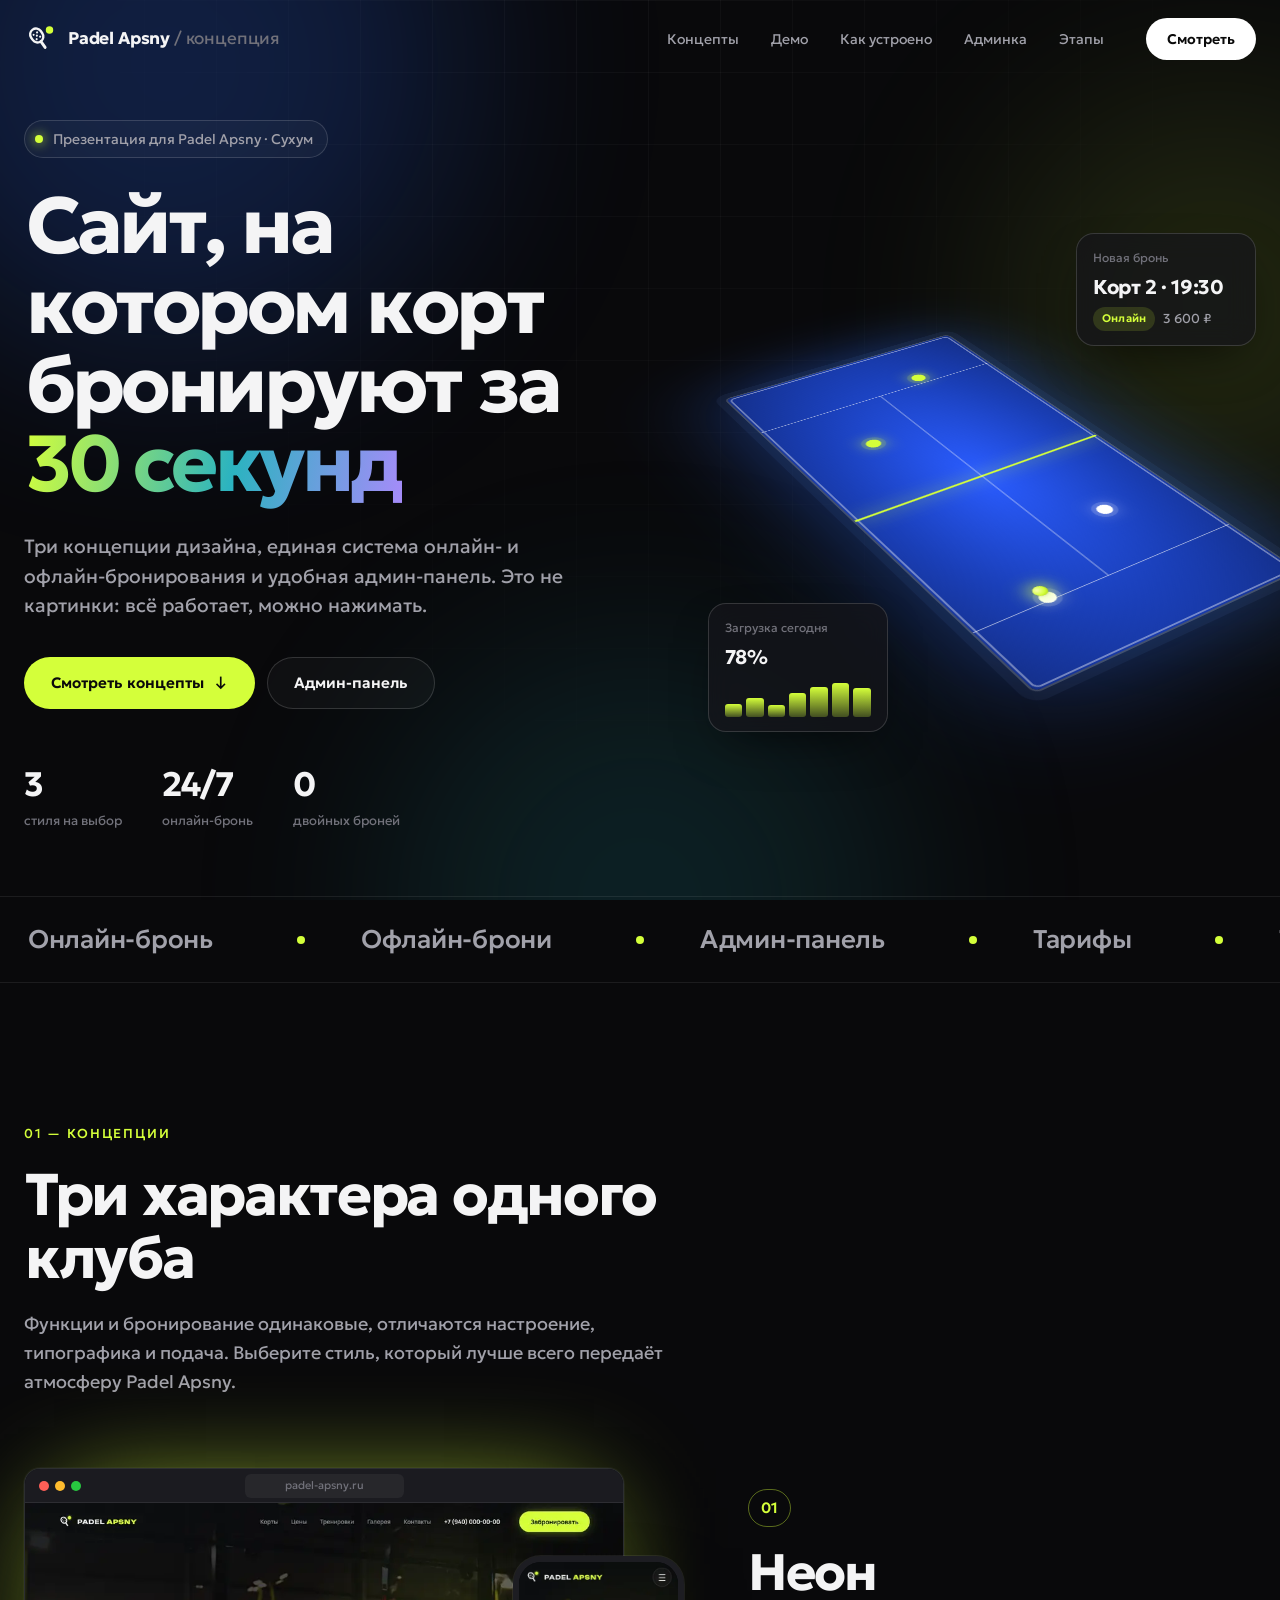
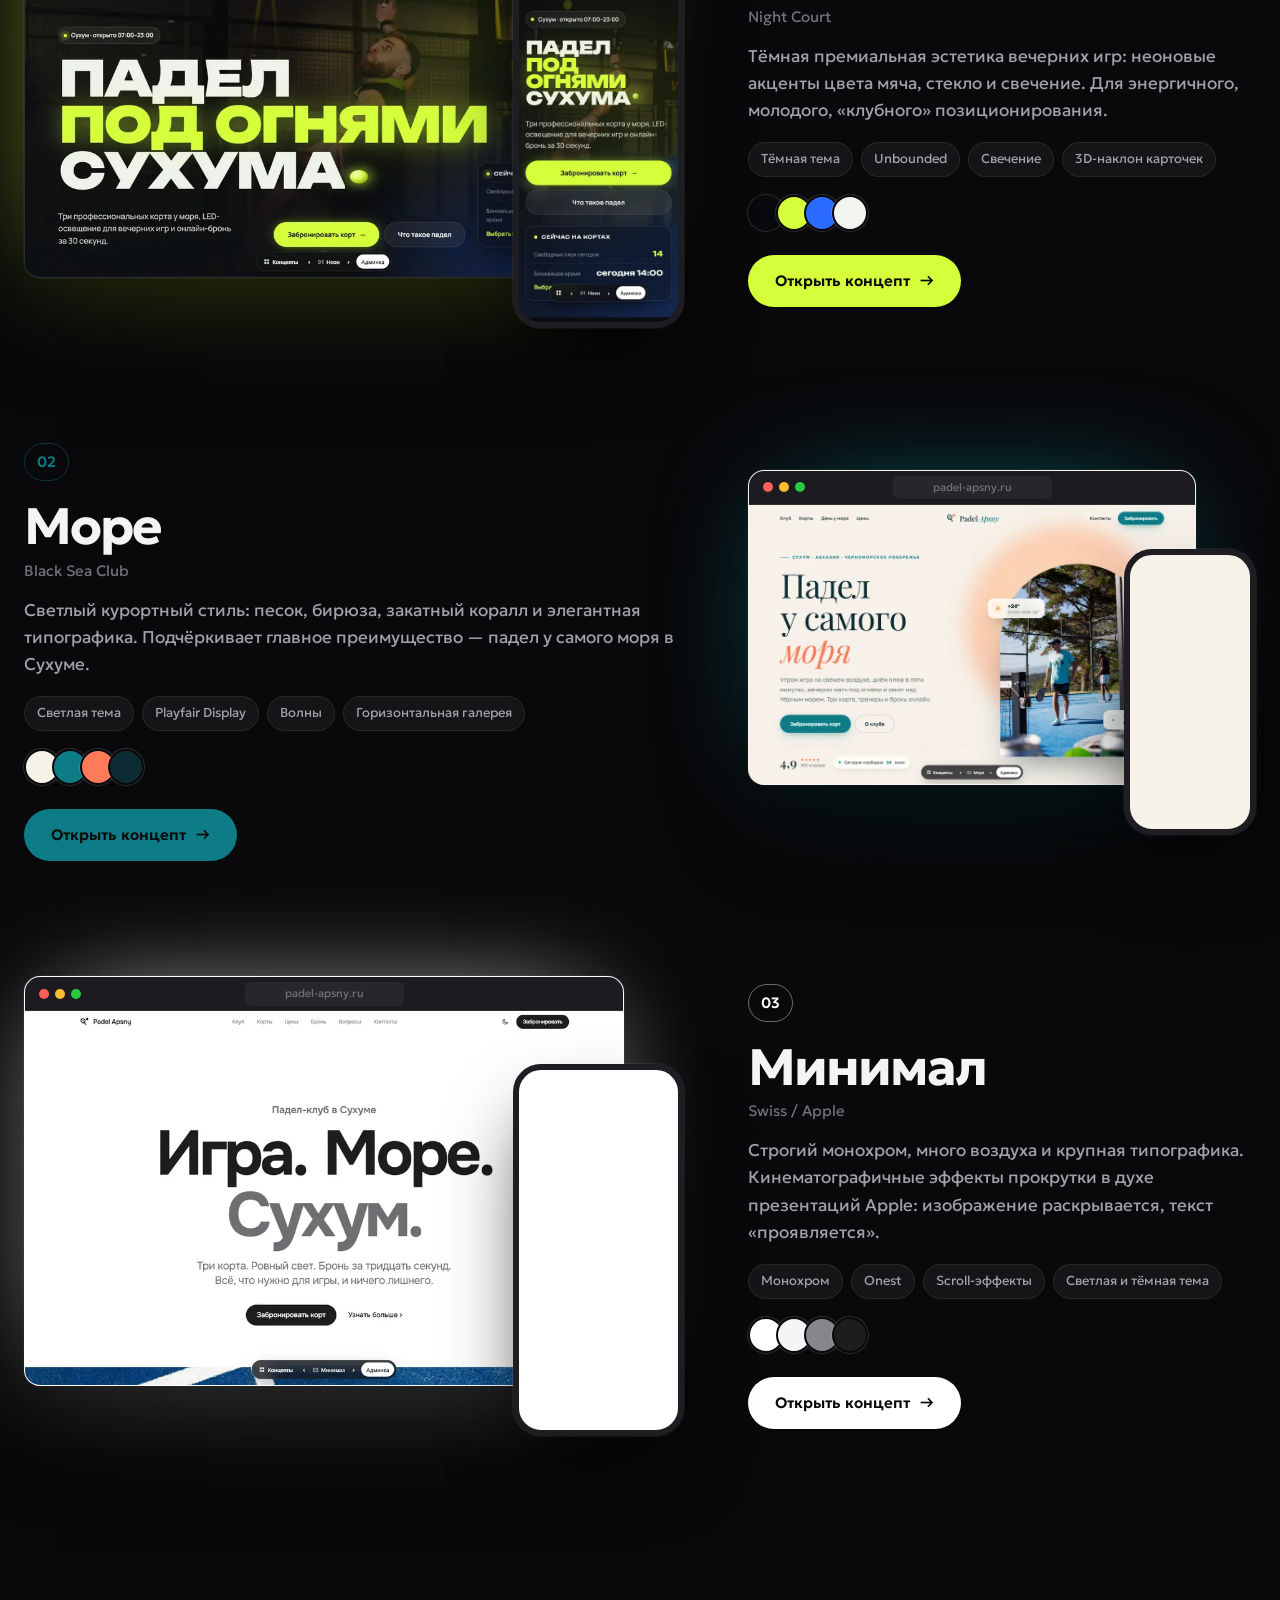
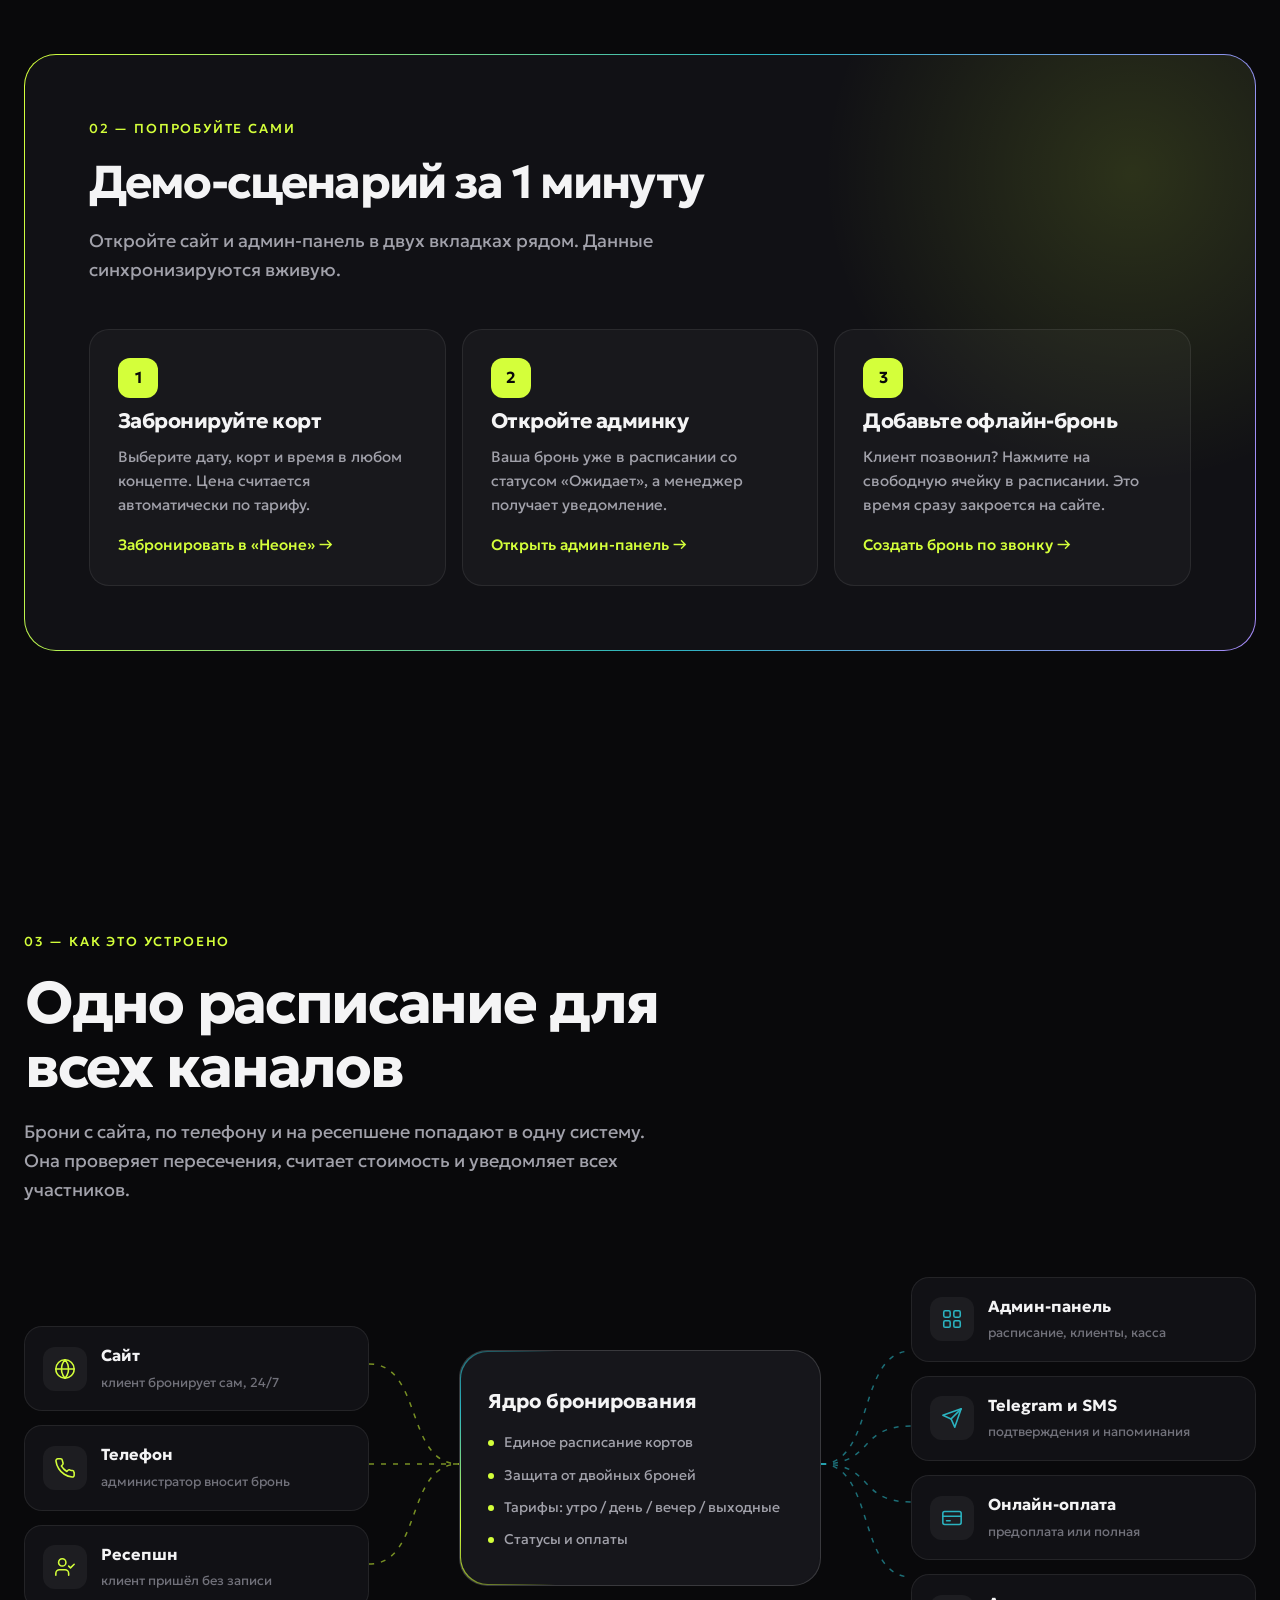
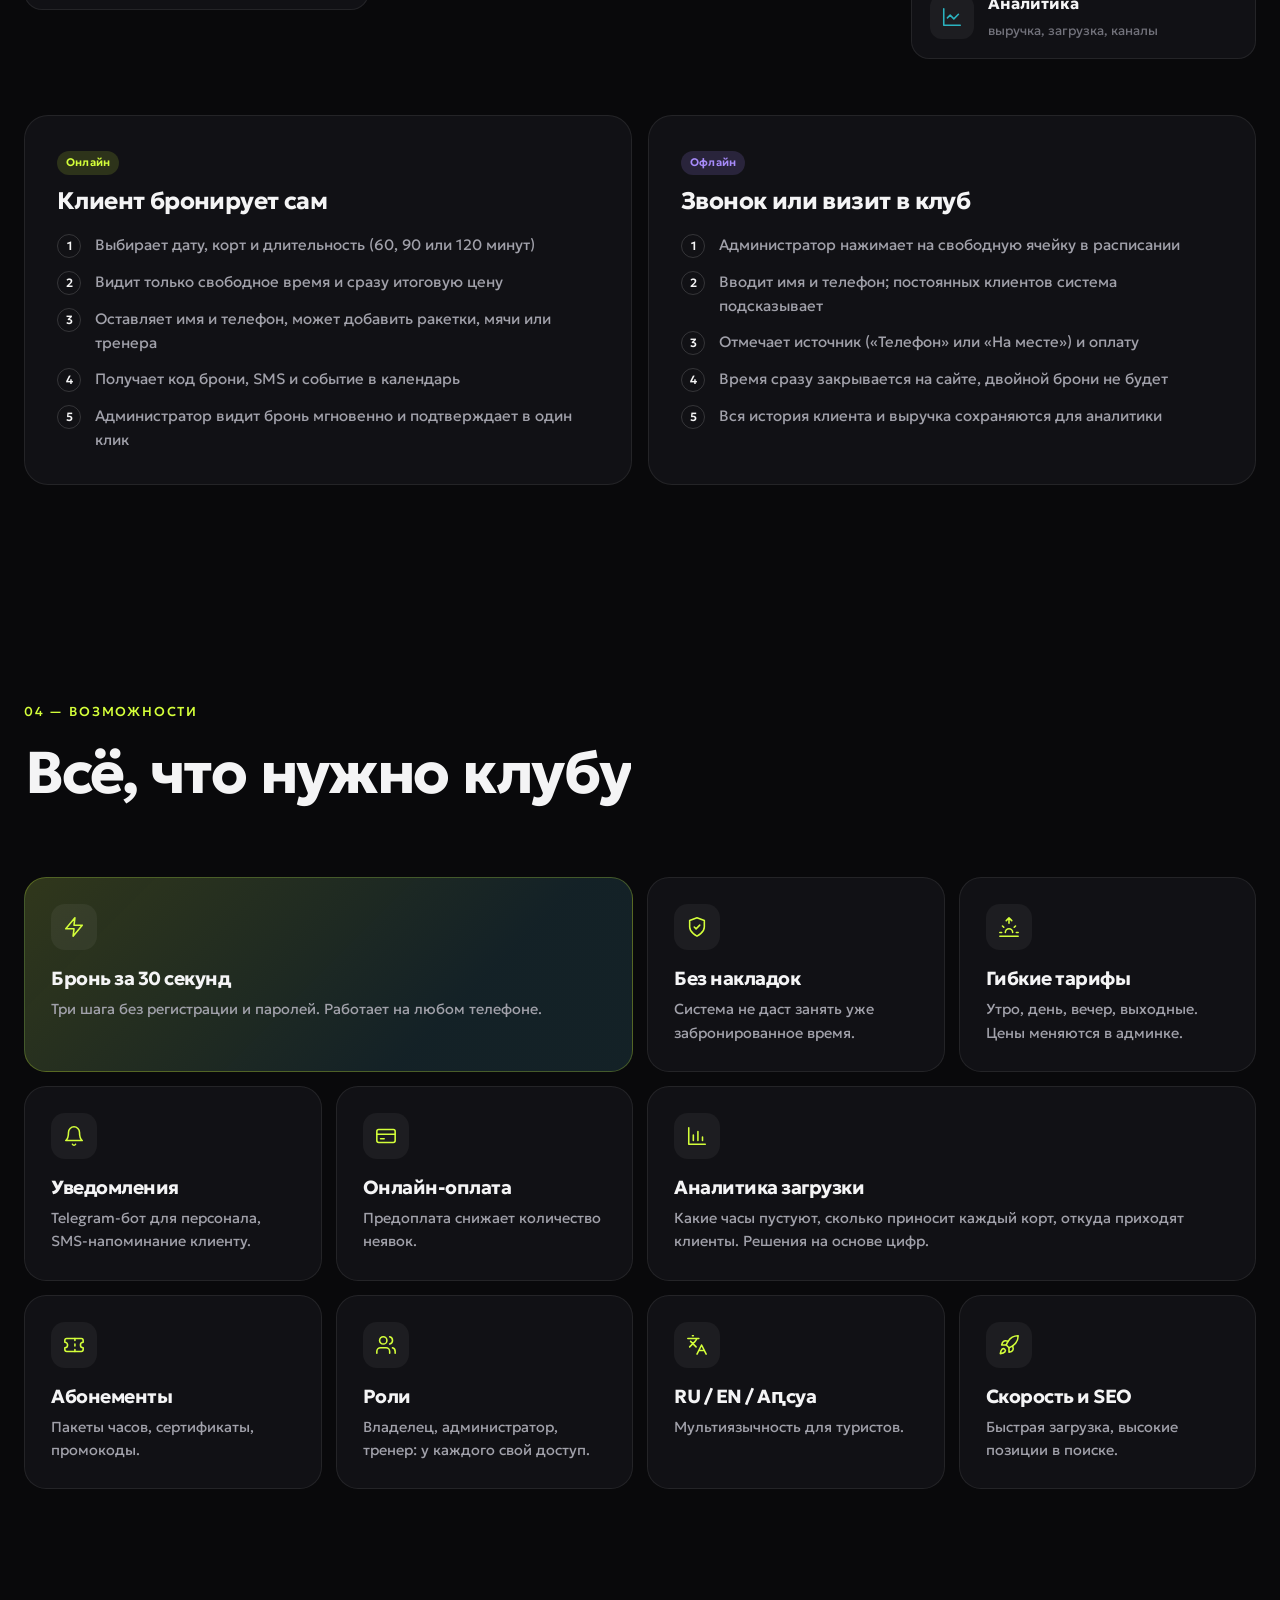
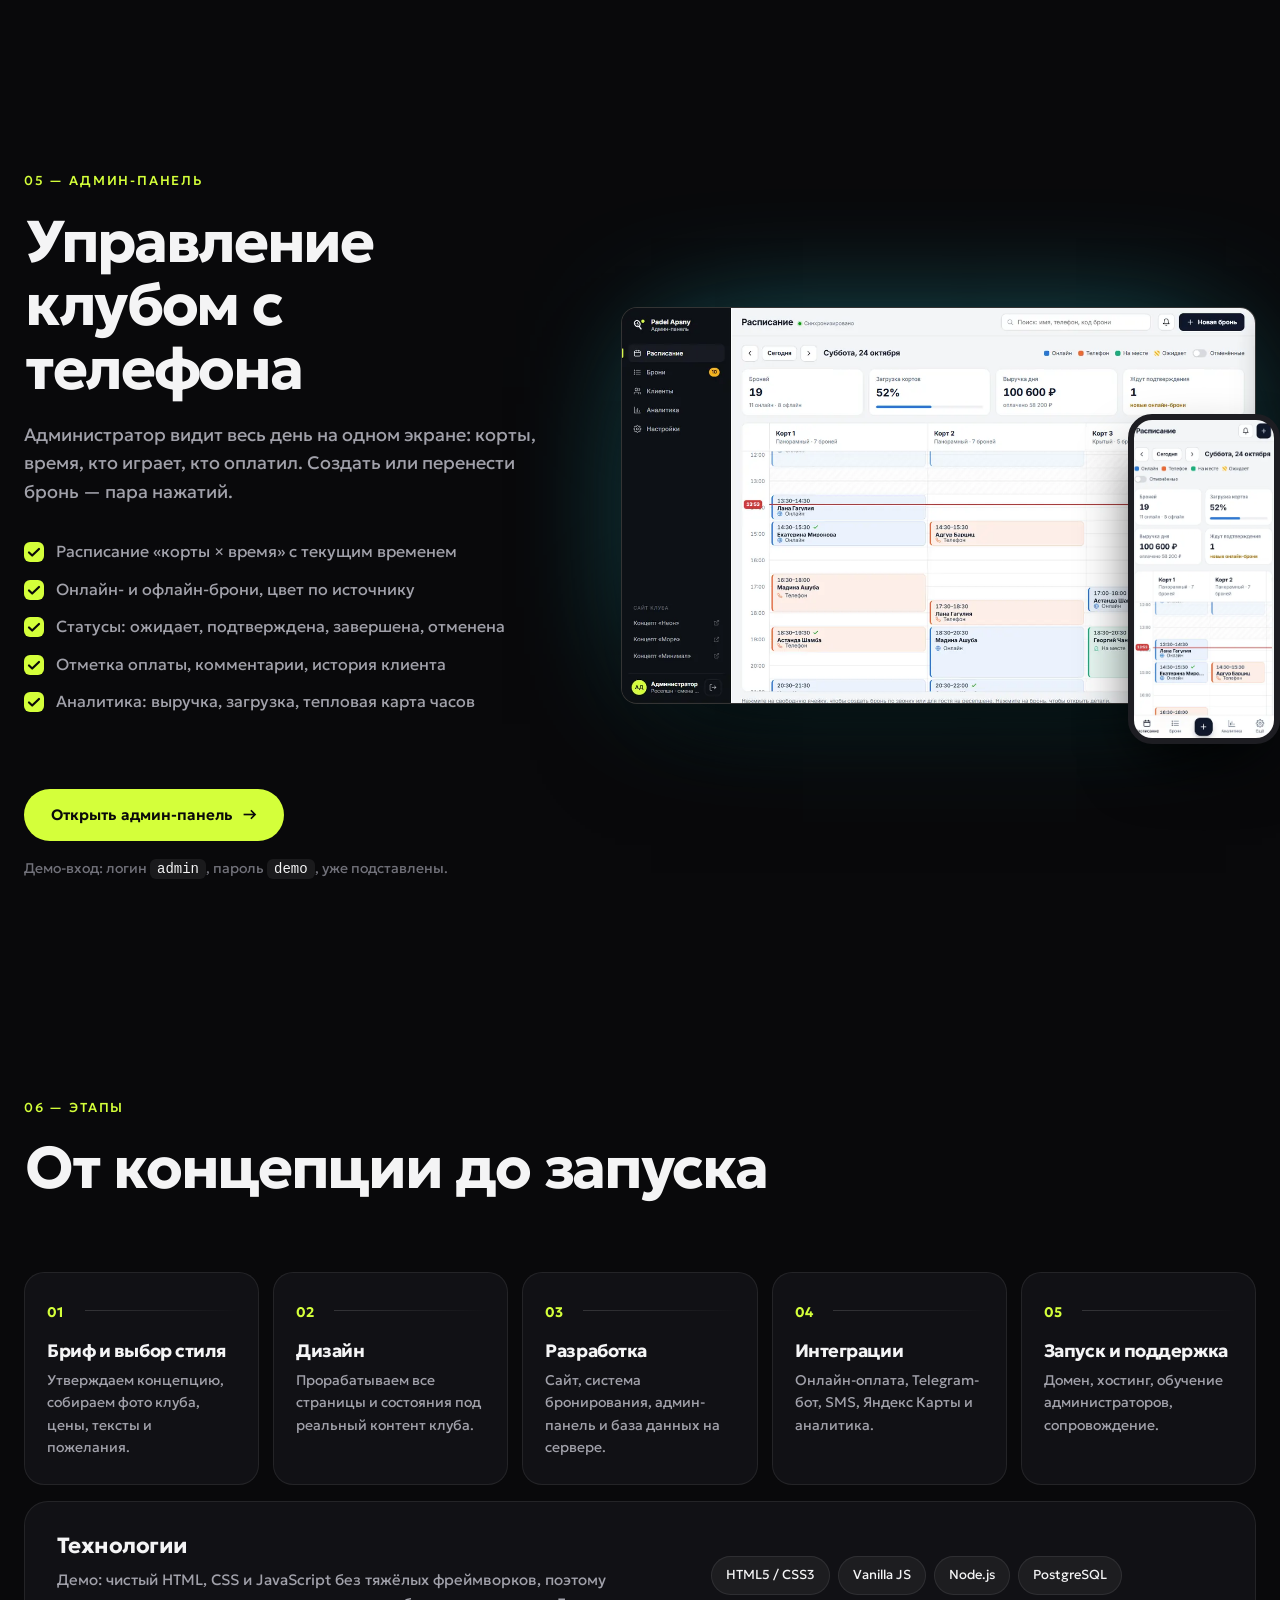
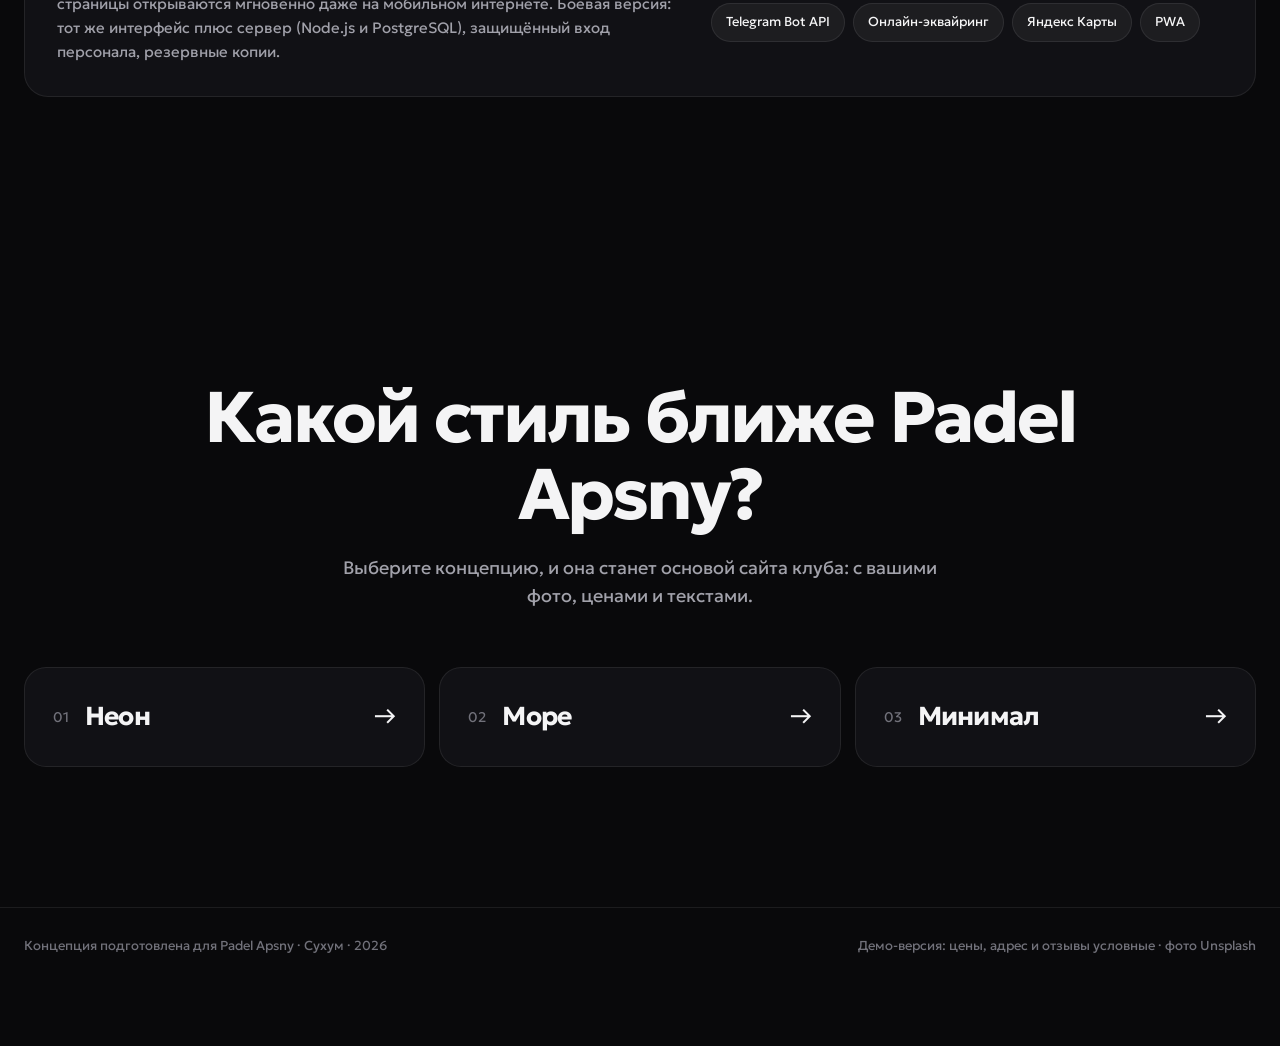
<file: index.html>
<!doctype html>
<html lang="ru">
<head>
  <meta charset="utf-8">
  <meta name="viewport" content="width=device-width, initial-scale=1, viewport-fit=cover">
  <title>Padel Apsny — концепции сайта и система бронирования</title>
  <meta name="description" content="Презентация для Padel Apsny (Сухум): три концепции дизайна сайта, онлайн- и офлайн-бронирование кортов и админ-панель.">
  <meta name="theme-color" content="#09090b">
  <meta property="og:title" content="Padel Apsny — концепции сайта">
  <meta property="og:description" content="3 дизайна, онлайн-бронирование и админ-панель. Можно потрогать.">
  <meta property="og:image" content="https://tapych.github.io/primer/assets/previews/og.jpg">
  <link rel="icon" href="assets/img/favicon.svg" type="image/svg+xml">
  <link rel="preconnect" href="https://fonts.googleapis.com">
  <link rel="preconnect" href="https://fonts.gstatic.com" crossorigin>
  <link rel="preconnect" href="https://images.unsplash.com">
  <link href="https://fonts.googleapis.com/css2?family=Geologica:wght@300;400;500;600;700;800&display=swap" rel="stylesheet">
  <link rel="stylesheet" href="assets/shared/motion.css">
  <link rel="stylesheet" href="assets/hub.css">
</head>
<body>
  <div class="progress" data-progress></div>
  <div class="mesh" aria-hidden="true"><i></i><i></i><i></i></div>

  <header class="nav" data-header>
    <a class="brand" href="#top" aria-label="Padel Apsny — в начало">
      <svg class="logo-mark" viewBox="0 0 64 64" aria-hidden="true"><g transform="rotate(-35 30 34)" fill="none" stroke="currentColor" stroke-linecap="round"><rect x="19" y="10" width="22" height="27" rx="11" stroke-width="4.5"/><path d="M30 37v14" stroke-width="5.5"/></g><g transform="rotate(-35 30 34)" fill="currentColor"><circle cx="26" cy="19" r="2"/><circle cx="34" cy="19" r="2"/><circle cx="30" cy="24" r="2"/><circle cx="26" cy="29" r="2"/><circle cx="34" cy="29" r="2"/></g><circle class="logo-ball" cx="48" cy="15" r="7"/></svg>
      <span>Padel Apsny <em>/ концепция</em></span>
    </a>
    <nav class="nav-links" data-menu aria-label="Разделы">
      <a href="#concepts">Концепты</a>
      <a href="#try">Демо</a>
      <a href="#how">Как устроено</a>
      <a href="#admin">Админка</a>
      <a href="#stages">Этапы</a>
    </nav>
    <a class="btn btn--light nav-cta" href="#concepts">Смотреть</a>
    <button class="burger" type="button" data-menu-toggle aria-label="Меню" aria-expanded="false"><i></i><i></i></button>
  </header>

  <main id="top">
    <!-- HERO -->
    <section class="hero">
      <div class="wrap hero-grid">
        <div class="hero-copy">
          <p class="eyebrow" data-reveal="fade"><span class="dot"></span>Презентация для Padel Apsny · Сухум</p>
          <h1 data-split>Сайт, на котором корт бронируют за&nbsp;<span class="grad" data-split-whole>30&nbsp;секунд</span></h1>
          <p class="lead" data-reveal data-delay="350">Три концепции дизайна, единая система онлайн- и офлайн-бронирования и удобная админ-панель. Это не картинки: всё работает, можно нажимать.</p>
          <div class="hero-actions" data-reveal data-delay="500">
            <a class="btn btn--accent" href="#concepts" data-magnetic>Смотреть концепты <span aria-hidden="true">↓</span></a>
            <a class="btn btn--ghost" href="admin/">Админ-панель</a>
          </div>
          <ul class="hero-points" data-stagger="90">
            <li><b>3</b><span>стиля на выбор</span></li>
            <li><b>24/7</b><span>онлайн-бронь</span></li>
            <li><b>0</b><span>двойных броней</span></li>
          </ul>
        </div>

        <div class="court-stage" aria-hidden="true" data-reveal="scale" data-delay="200">
          <div class="court-3d">
            <svg class="court-lines" viewBox="0 0 100 200" preserveAspectRatio="none">
              <rect x="1" y="1" width="98" height="198" rx="2"/>
              <line x1="0" y1="100" x2="100" y2="100" class="net"/>
              <line x1="0" y1="30.5" x2="100" y2="30.5"/>
              <line x1="0" y1="169.5" x2="100" y2="169.5"/>
              <line x1="50" y1="30.5" x2="50" y2="169.5"/>
            </svg>
            <span class="player p1"></span><span class="player p2"></span>
            <span class="player p3"></span><span class="player p4"></span>
            <span class="ball-shadow"></span>
            <span class="ball"><i></i></span>
          </div>
          <div class="float-card fc-1">
            <span class="fc-label">Новая бронь</span>
            <b>Корт 2 · 19:30</b>
            <span class="fc-meta"><i class="pill pill--online">Онлайн</i> 3 600 ₽</span>
          </div>
          <div class="float-card fc-2">
            <span class="fc-label">Загрузка сегодня</span>
            <b>78%</b>
            <span class="bars"><i style="--h:40%"></i><i style="--h:55%"></i><i style="--h:35%"></i><i style="--h:70%"></i><i style="--h:90%"></i><i style="--h:100%"></i><i style="--h:85%"></i></span>
          </div>
        </div>
      </div>
      <div class="ticker" data-marquee aria-hidden="true">
        <div><span>Онлайн-бронь</span><span>Офлайн-брони</span><span>Админ-панель</span><span>Тарифы</span><span>Telegram-уведомления</span><span>Аналитика</span><span>Адаптив</span><span>Онлайн-оплата</span></div>
      </div>
    </section>

    <!-- CONCEPTS -->
    <section class="section" id="concepts">
      <div class="wrap">
        <div class="sec-head">
          <p class="kicker" data-reveal>01 — Концепции</p>
          <h2 data-split="words">Три характера одного клуба</h2>
          <p class="sec-sub" data-reveal>Функции и бронирование одинаковые, отличаются настроение, типографика и подача. Выберите стиль, который лучше всего передаёт атмосферу Padel Apsny.</p>
        </div>

        <div class="concepts">
          <article class="concept" style="--c1:#d4ff3a;--c2:#2b6bff;--cbg:#07090c" data-reveal>
            <a class="concept-media" href="v1/" aria-label="Открыть концепт «Неон»">
              <div class="browser">
                <div class="browser-bar"><i></i><i></i><i></i><span>padel-apsny.ru</span></div>
                <div class="browser-view"><img src="assets/previews/v1.webp" alt="Концепт «Неон» — главная страница" loading="lazy" decoding="async"></div>
              </div>
              <div class="phone"><img src="assets/previews/v1-m.webp" alt="" loading="lazy" decoding="async"></div>
            </a>
            <div class="concept-info">
              <span class="concept-num">01</span>
              <h3>Неон <small>Night Court</small></h3>
              <p>Тёмная премиальная эстетика вечерних игр: неоновые акценты цвета мяча, стекло и свечение. Для энергичного, молодого, «клубного» позиционирования.</p>
              <ul class="tags"><li>Тёмная тема</li><li>Unbounded</li><li>Свечение</li><li>3D-наклон карточек</li></ul>
              <div class="swatches" aria-label="Палитра"><i style="background:#07090c"></i><i style="background:#d4ff3a"></i><i style="background:#2b6bff"></i><i style="background:#f2f5f0"></i></div>
              <a class="btn btn--accent" href="v1/" data-magnetic>Открыть концепт <span aria-hidden="true">→</span></a>
            </div>
          </article>

          <article class="concept concept--rev" style="--c1:#0e7c86;--c2:#ff7a59;--cbg:#f6f1e9" data-reveal>
            <a class="concept-media" href="v2/" aria-label="Открыть концепт «Море»">
              <div class="browser">
                <div class="browser-bar"><i></i><i></i><i></i><span>padel-apsny.ru</span></div>
                <div class="browser-view"><img src="assets/previews/v2.webp" alt="Концепт «Море» — главная страница" loading="lazy" decoding="async"></div>
              </div>
              <div class="phone"><img src="assets/previews/v2-m.webp" alt="" loading="lazy" decoding="async"></div>
            </a>
            <div class="concept-info">
              <span class="concept-num">02</span>
              <h3>Море <small>Black Sea Club</small></h3>
              <p>Светлый курортный стиль: песок, бирюза, закатный коралл и элегантная типографика. Подчёркивает главное преимущество — падел у самого моря в Сухуме.</p>
              <ul class="tags"><li>Светлая тема</li><li>Playfair Display</li><li>Волны</li><li>Горизонтальная галерея</li></ul>
              <div class="swatches" aria-label="Палитра"><i style="background:#f6f1e9"></i><i style="background:#0e7c86"></i><i style="background:#ff7a59"></i><i style="background:#0d2b33"></i></div>
              <a class="btn btn--accent" href="v2/" data-magnetic>Открыть концепт <span aria-hidden="true">→</span></a>
            </div>
          </article>

          <article class="concept" style="--c1:#ffffff;--c2:#8e8e93;--cbg:#ffffff" data-reveal>
            <a class="concept-media" href="v3/" aria-label="Открыть концепт «Минимал»">
              <div class="browser">
                <div class="browser-bar"><i></i><i></i><i></i><span>padel-apsny.ru</span></div>
                <div class="browser-view"><img src="assets/previews/v3.webp" alt="Концепт «Минимал» — главная страница" loading="lazy" decoding="async"></div>
              </div>
              <div class="phone"><img src="assets/previews/v3-m.webp" alt="" loading="lazy" decoding="async"></div>
            </a>
            <div class="concept-info">
              <span class="concept-num">03</span>
              <h3>Минимал <small>Swiss / Apple</small></h3>
              <p>Строгий монохром, много воздуха и крупная типографика. Кинематографичные эффекты прокрутки в духе презентаций Apple: изображение раскрывается, текст «проявляется».</p>
              <ul class="tags"><li>Монохром</li><li>Onest</li><li>Scroll-эффекты</li><li>Светлая и тёмная тема</li></ul>
              <div class="swatches" aria-label="Палитра"><i style="background:#ffffff"></i><i style="background:#f5f5f7"></i><i style="background:#86868b"></i><i style="background:#1d1d1f"></i></div>
              <a class="btn btn--accent" href="v3/" data-magnetic>Открыть концепт <span aria-hidden="true">→</span></a>
            </div>
          </article>
        </div>
      </div>
    </section>

    <!-- TRY -->
    <section class="section section--tight" id="try">
      <div class="wrap">
        <div class="try" data-reveal="scale">
          <div class="try-head">
            <p class="kicker">02 — Попробуйте сами</p>
            <h2>Демо-сценарий за 1 минуту</h2>
            <p class="sec-sub">Откройте сайт и админ-панель в двух вкладках рядом. Данные синхронизируются вживую.</p>
          </div>
          <ol class="steps" data-stagger="120">
            <li>
              <span class="step-n">1</span>
              <h3>Забронируйте корт</h3>
              <p>Выберите дату, корт и время в любом концепте. Цена считается автоматически по тарифу.</p>
              <a class="link" href="v1/#booking">Забронировать в «Неоне» →</a>
            </li>
            <li>
              <span class="step-n">2</span>
              <h3>Откройте админку</h3>
              <p>Ваша бронь уже в расписании со статусом «Ожидает», а менеджер получает уведомление.</p>
              <a class="link" href="admin/">Открыть админ-панель →</a>
            </li>
            <li>
              <span class="step-n">3</span>
              <h3>Добавьте офлайн-бронь</h3>
              <p>Клиент позвонил? Нажмите на свободную ячейку в расписании. Это время сразу закроется на сайте.</p>
              <a class="link" href="admin/#schedule">Создать бронь по звонку →</a>
            </li>
          </ol>
        </div>
      </div>
    </section>

    <!-- HOW -->
    <section class="section" id="how">
      <div class="wrap">
        <div class="sec-head">
          <p class="kicker" data-reveal>03 — Как это устроено</p>
          <h2 data-split="words">Одно расписание для всех каналов</h2>
          <p class="sec-sub" data-reveal>Брони с сайта, по телефону и на ресепшене попадают в одну систему. Она проверяет пересечения, считает стоимость и уведомляет всех участников.</p>
        </div>

        <div class="flow" data-inview>
          <div class="flow-col flow-col--in">
            <div class="node" data-reveal="left"><span class="node-ico"><svg class="i" viewBox="0 0 24 24" aria-hidden="true"><circle cx="12" cy="12" r="10"/><path d="M2 12h20M12 2a15 15 0 0 1 0 20M12 2a15 15 0 0 0 0 20"/></svg></span><div><b>Сайт</b><small>клиент бронирует сам, 24/7</small></div></div>
            <div class="node" data-reveal="left" data-delay="100"><span class="node-ico"><svg class="i" viewBox="0 0 24 24" aria-hidden="true"><path d="M22 16.9v3a2 2 0 0 1-2.2 2 19.8 19.8 0 0 1-8.6-3.1 19.5 19.5 0 0 1-6-6A19.8 19.8 0 0 1 2.1 4.2 2 2 0 0 1 4.1 2h3a2 2 0 0 1 2 1.7c.1.9.4 1.8.7 2.7a2 2 0 0 1-.5 2.1L8 9.8a16 16 0 0 0 6 6l1.3-1.3a2 2 0 0 1 2.1-.4c.9.3 1.8.6 2.7.7a2 2 0 0 1 1.7 2z"/></svg></span><div><b>Телефон</b><small>администратор вносит бронь</small></div></div>
            <div class="node" data-reveal="left" data-delay="200"><span class="node-ico"><svg class="i" viewBox="0 0 24 24" aria-hidden="true"><path d="M16 21v-2a4 4 0 0 0-4-4H6a4 4 0 0 0-4 4v2"/><circle cx="9" cy="7" r="4"/><path d="m16 11 2 2 4-4"/></svg></span><div><b>Ресепшн</b><small>клиент пришёл без записи</small></div></div>
          </div>
          <div class="flow-lines flow-lines--in" aria-hidden="true">
            <svg viewBox="0 0 100 300" preserveAspectRatio="none"><path d="M0 50 C 60 50, 40 150, 100 150"/><path d="M0 150 L 100 150"/><path d="M0 250 C 60 250, 40 150, 100 150"/></svg>
          </div>
          <div class="flow-core" data-reveal="scale" data-delay="250">
            <div class="core-ring"></div>
            <span class="core-label">Ядро бронирования</span>
            <ul>
              <li>Единое расписание кортов</li>
              <li>Защита от двойных броней</li>
              <li>Тарифы: утро / день / вечер / выходные</li>
              <li>Статусы и оплаты</li>
            </ul>
          </div>
          <div class="flow-lines flow-lines--out" aria-hidden="true">
            <svg viewBox="0 0 100 300" preserveAspectRatio="none"><path d="M0 150 C 60 150, 40 37, 100 37"/><path d="M0 150 C 60 150, 40 112, 100 112"/><path d="M0 150 C 60 150, 40 188, 100 188"/><path d="M0 150 C 60 150, 40 263, 100 263"/></svg>
          </div>
          <div class="flow-col flow-col--out">
            <div class="node" data-reveal="right" data-delay="300"><span class="node-ico"><svg class="i" viewBox="0 0 24 24" aria-hidden="true"><rect x="3" y="3" width="7" height="7" rx="1.5"/><rect x="14" y="3" width="7" height="7" rx="1.5"/><rect x="3" y="14" width="7" height="7" rx="1.5"/><rect x="14" y="14" width="7" height="7" rx="1.5"/></svg></span><div><b>Админ-панель</b><small>расписание, клиенты, касса</small></div></div>
            <div class="node" data-reveal="right" data-delay="380"><span class="node-ico"><svg class="i" viewBox="0 0 24 24" aria-hidden="true"><path d="m22 2-7 20-4-9-9-4z"/><path d="M22 2 11 13"/></svg></span><div><b>Telegram и SMS</b><small>подтверждения и напоминания</small></div></div>
            <div class="node" data-reveal="right" data-delay="460"><span class="node-ico"><svg class="i" viewBox="0 0 24 24" aria-hidden="true"><rect x="2" y="5" width="20" height="14" rx="2"/><path d="M2 10h20M6 15h4"/></svg></span><div><b>Онлайн-оплата</b><small>предоплата или полная</small></div></div>
            <div class="node" data-reveal="right" data-delay="540"><span class="node-ico"><svg class="i" viewBox="0 0 24 24" aria-hidden="true"><path d="M3 3v18h18"/><path d="m19 9-5 5-4-4-3 3"/></svg></span><div><b>Аналитика</b><small>выручка, загрузка, каналы</small></div></div>
          </div>
        </div>

        <div class="duo">
          <div class="duo-card" data-reveal>
            <span class="pill pill--online">Онлайн</span>
            <h3>Клиент бронирует сам</h3>
            <ol>
              <li>Выбирает дату, корт и длительность (60, 90 или 120 минут)</li>
              <li>Видит только свободное время и сразу итоговую цену</li>
              <li>Оставляет имя и телефон, может добавить ракетки, мячи или тренера</li>
              <li>Получает код брони, SMS и событие в календарь</li>
              <li>Администратор видит бронь мгновенно и подтверждает в один клик</li>
            </ol>
          </div>
          <div class="duo-card" data-reveal data-delay="120">
            <span class="pill pill--offline">Офлайн</span>
            <h3>Звонок или визит в клуб</h3>
            <ol>
              <li>Администратор нажимает на свободную ячейку в расписании</li>
              <li>Вводит имя и телефон; постоянных клиентов система подсказывает</li>
              <li>Отмечает источник («Телефон» или «На месте») и оплату</li>
              <li>Время сразу закрывается на сайте, двойной брони не будет</li>
              <li>Вся история клиента и выручка сохраняются для аналитики</li>
            </ol>
          </div>
        </div>
      </div>
    </section>

    <!-- FEATURES -->
    <section class="section section--tight">
      <div class="wrap">
        <div class="sec-head">
          <p class="kicker" data-reveal>04 — Возможности</p>
          <h2 data-split="words">Всё, что нужно клубу</h2>
        </div>
        <div class="bento" data-stagger="70">
          <div class="b b--wide b--accent"><span class="b-ico"><svg class="i" viewBox="0 0 24 24" aria-hidden="true"><path d="M13 2 3 14h9l-1 8 10-12h-9z"/></svg></span><h3>Бронь за 30 секунд</h3><p>Три шага без регистрации и паролей. Работает на любом телефоне.</p></div>
          <div class="b"><span class="b-ico"><svg class="i" viewBox="0 0 24 24" aria-hidden="true"><path d="M12 22s8-4 8-10V5l-8-3-8 3v7c0 6 8 10 8 10z"/><path d="m9 12 2 2 4-4"/></svg></span><h3>Без накладок</h3><p>Система не даст занять уже забронированное время.</p></div>
          <div class="b"><span class="b-ico"><svg class="i" viewBox="0 0 24 24" aria-hidden="true"><path d="M12 2v6M4.9 10.9l1.4 1.4M2 18h2M20 18h2M17.7 12.3l1.4-1.4M22 22H2M9 5l3-3 3 3M16 18a4 4 0 0 0-8 0"/></svg></span><h3>Гибкие тарифы</h3><p>Утро, день, вечер, выходные. Цены меняются в админке.</p></div>
          <div class="b"><span class="b-ico"><svg class="i" viewBox="0 0 24 24" aria-hidden="true"><path d="M6 8a6 6 0 0 1 12 0c0 7 3 9 3 9H3s3-2 3-9"/><path d="M10.3 21a1.9 1.9 0 0 0 3.4 0"/></svg></span><h3>Уведомления</h3><p>Telegram-бот для персонала, SMS-напоминание клиенту.</p></div>
          <div class="b"><span class="b-ico"><svg class="i" viewBox="0 0 24 24" aria-hidden="true"><rect x="2" y="5" width="20" height="14" rx="2"/><path d="M2 10h20M6 15h4"/></svg></span><h3>Онлайн-оплата</h3><p>Предоплата снижает количество неявок.</p></div>
          <div class="b b--wide"><span class="b-ico"><svg class="i" viewBox="0 0 24 24" aria-hidden="true"><path d="M3 3v18h18"/><path d="M8 17V11M13 17V7M18 17v-4"/></svg></span><h3>Аналитика загрузки</h3><p>Какие часы пустуют, сколько приносит каждый корт, откуда приходят клиенты. Решения на основе цифр.</p></div>
          <div class="b"><span class="b-ico"><svg class="i" viewBox="0 0 24 24" aria-hidden="true"><path d="M2 9a3 3 0 0 1 0 6v2a2 2 0 0 0 2 2h16a2 2 0 0 0 2-2v-2a3 3 0 0 1 0-6V7a2 2 0 0 0-2-2H4a2 2 0 0 0-2 2z"/><path d="M13 5v2M13 17v2M13 11v2"/></svg></span><h3>Абонементы</h3><p>Пакеты часов, сертификаты, промокоды.</p></div>
          <div class="b"><span class="b-ico"><svg class="i" viewBox="0 0 24 24" aria-hidden="true"><path d="M16 21v-2a4 4 0 0 0-4-4H6a4 4 0 0 0-4 4v2"/><circle cx="9" cy="7" r="4"/><path d="M22 21v-2a4 4 0 0 0-3-3.9M16 3.1a4 4 0 0 1 0 7.8"/></svg></span><h3>Роли</h3><p>Владелец, администратор, тренер: у каждого свой доступ.</p></div>
          <div class="b"><span class="b-ico"><svg class="i" viewBox="0 0 24 24" aria-hidden="true"><path d="m5 8 6 6M4 14l6-6 2-3M2 5h12M7 2h1M22 22l-5-10-5 10M14 18h6"/></svg></span><h3>RU / EN / Аԥсуа</h3><p>Мультиязычность для туристов.</p></div>
          <div class="b"><span class="b-ico"><svg class="i" viewBox="0 0 24 24" aria-hidden="true"><path d="M4.5 16.5c-1.5 1.3-2 5-2 5s3.7-.5 5-2c.7-.8.7-2.1-.1-2.9a2.2 2.2 0 0 0-2.9-.1z"/><path d="m12 15-3-3a22 22 0 0 1 2-3.9A12.9 12.9 0 0 1 22 2c0 2.7-.8 7.5-6 11a22.4 22.4 0 0 1-4 2z"/><path d="M9 12H4s.6-3 2-4c1.6-1.1 5 0 5 0M12 15v5s3-.6 4-2c1.1-1.6 0-5 0-5"/></svg></span><h3>Скорость и SEO</h3><p>Быстрая загрузка, высокие позиции в поиске.</p></div>
        </div>
      </div>
    </section>

    <!-- ADMIN -->
    <section class="section" id="admin">
      <div class="wrap admin-grid">
        <div class="admin-copy">
          <p class="kicker" data-reveal>05 — Админ-панель</p>
          <h2 data-split="words">Управление клубом с телефона</h2>
          <p class="sec-sub" data-reveal>Администратор видит весь день на одном экране: корты, время, кто играет, кто оплатил. Создать или перенести бронь — пара нажатий.</p>
          <ul class="checks" data-stagger="80">
            <li>Расписание «корты × время» с текущим временем</li>
            <li>Онлайн- и офлайн-брони, цвет по источнику</li>
            <li>Статусы: ожидает, подтверждена, завершена, отменена</li>
            <li>Отметка оплаты, комментарии, история клиента</li>
            <li>Аналитика: выручка, загрузка, тепловая карта часов</li>
            <li>Настройки цен и часов работы, отражаются на сайте сразу</li>
          </ul>
          <div class="hero-actions" data-reveal>
            <a class="btn btn--accent" href="admin/" data-magnetic>Открыть админ-панель <span aria-hidden="true">→</span></a>
          </div>
          <p class="hint" data-reveal>Демо-вход: логин <code>admin</code>, пароль <code>demo</code>, уже подставлены.</p>
        </div>
        <a class="admin-shot" href="admin/" data-reveal="right" data-tilt="4" aria-label="Открыть админ-панель">
          <img src="assets/previews/admin.webp" alt="Админ-панель Padel Apsny: расписание кортов" loading="lazy" decoding="async">
          <img class="admin-shot-m" src="assets/previews/admin-m.webp" alt="" loading="lazy" decoding="async">
        </a>
      </div>
    </section>

    <!-- STAGES -->
    <section class="section section--tight" id="stages">
      <div class="wrap">
        <div class="sec-head">
          <p class="kicker" data-reveal>06 — Этапы</p>
          <h2 data-split="words">От концепции до запуска</h2>
        </div>
        <ol class="timeline" data-stagger="110">
          <li><span>01</span><h3>Бриф и выбор стиля</h3><p>Утверждаем концепцию, собираем фото клуба, цены, тексты и пожелания.</p></li>
          <li><span>02</span><h3>Дизайн</h3><p>Прорабатываем все страницы и состояния под реальный контент клуба.</p></li>
          <li><span>03</span><h3>Разработка</h3><p>Сайт, система бронирования, админ-панель и база данных на сервере.</p></li>
          <li><span>04</span><h3>Интеграции</h3><p>Онлайн-оплата, Telegram-бот, SMS, Яндекс Карты и аналитика.</p></li>
          <li><span>05</span><h3>Запуск и поддержка</h3><p>Домен, хостинг, обучение администраторов, сопровождение.</p></li>
        </ol>

        <div class="stack" data-reveal>
          <div>
            <h3>Технологии</h3>
            <p>Демо: чистый HTML, CSS и JavaScript без тяжёлых фреймворков, поэтому страницы открываются мгновенно даже на мобильном интернете. Боевая версия: тот же интерфейс плюс сервер (Node.js и PostgreSQL), защищённый вход персонала, резервные копии.</p>
          </div>
          <ul class="stack-list">
            <li>HTML5 / CSS3</li><li>Vanilla JS</li><li>Node.js</li><li>PostgreSQL</li><li>Telegram Bot API</li><li>Онлайн-эквайринг</li><li>Яндекс Карты</li><li>PWA</li>
          </ul>
        </div>
      </div>
    </section>

    <!-- CTA -->
    <section class="section cta">
      <div class="wrap">
        <h2 data-split="words">Какой стиль ближе Padel Apsny?</h2>
        <p class="sec-sub" data-reveal>Выберите концепцию, и она станет основой сайта клуба: с вашими фото, ценами и текстами.</p>
        <div class="cta-links" data-stagger="100">
          <a href="v1/" class="cta-card" style="--c:#d4ff3a"><span>01</span><b>Неон</b><i>→</i></a>
          <a href="v2/" class="cta-card" style="--c:#2bb3c0"><span>02</span><b>Море</b><i>→</i></a>
          <a href="v3/" class="cta-card" style="--c:#ffffff"><span>03</span><b>Минимал</b><i>→</i></a>
        </div>
      </div>
    </section>
  </main>

  <footer class="footer">
    <div class="wrap footer-in">
      <span>Концепция подготовлена для Padel Apsny · Сухум · 2026</span>
      <span>Демо-версия: цены, адрес и отзывы условные · фото Unsplash</span>
    </div>
  </footer>

  <script src="assets/shared/motion.js" defer></script>
</body>
</html>
</file>
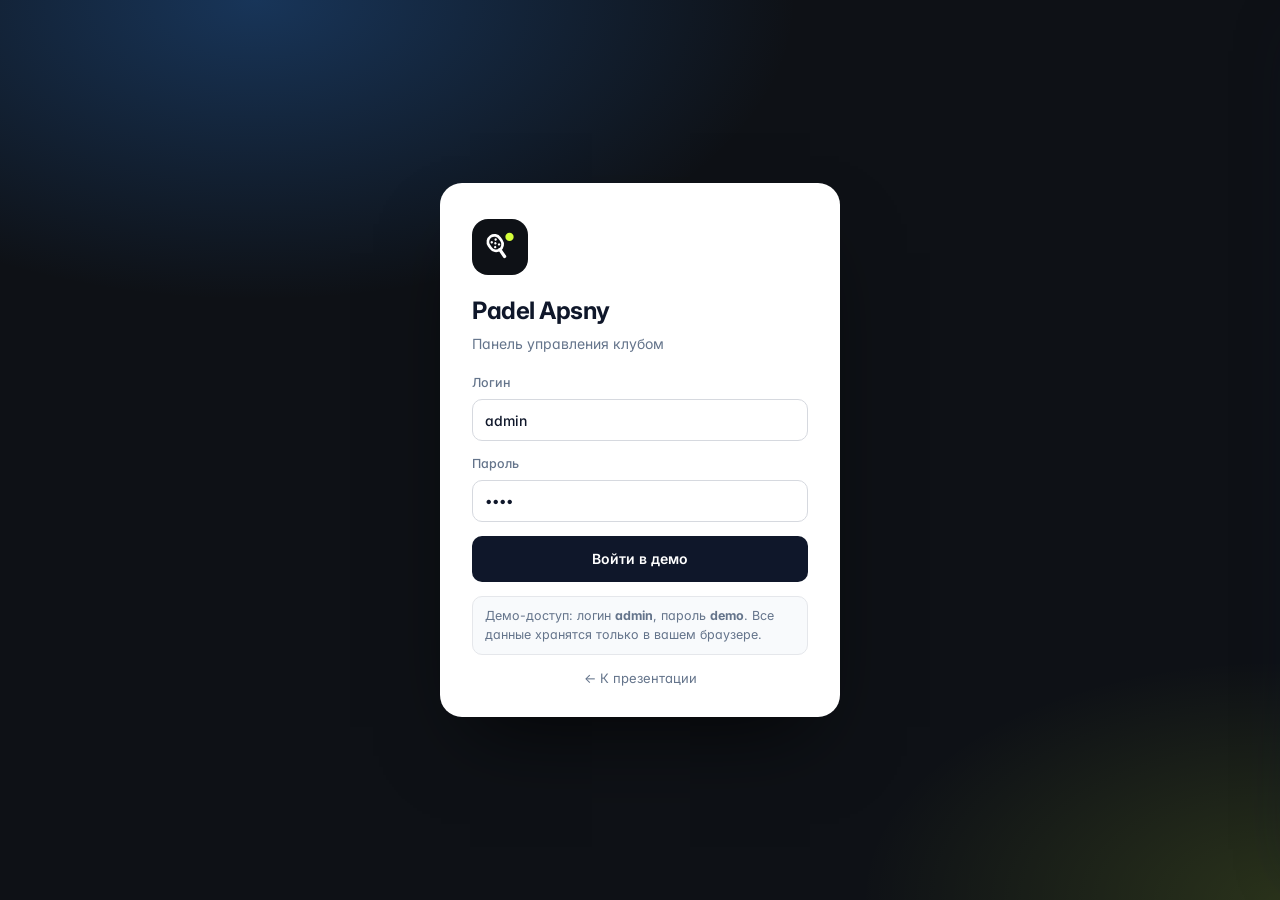
<file: admin/index.html>
<!doctype html>
<html lang="ru">
<head>
  <meta charset="utf-8">
  <meta name="viewport" content="width=device-width, initial-scale=1, viewport-fit=cover">
  <title>Padel Apsny — админ-панель</title>
  <meta name="robots" content="noindex">
  <meta name="theme-color" content="#0e1116">
  <link rel="icon" href="../assets/img/favicon.svg" type="image/svg+xml">
  <link rel="preconnect" href="https://fonts.googleapis.com">
  <link rel="preconnect" href="https://fonts.gstatic.com" crossorigin>
  <link href="https://fonts.googleapis.com/css2?family=Inter:wght@400;500;600;700;800&display=swap" rel="stylesheet">
  <link rel="stylesheet" href="admin.css">
</head>
<body>
  <!-- иконки -->
  <svg width="0" height="0" style="position:absolute" aria-hidden="true">
    <symbol id="i-cal" viewBox="0 0 24 24"><rect x="3" y="4.5" width="18" height="16" rx="3"/><path d="M3 9.5h18M8 2.5v4M16 2.5v4"/></symbol>
    <symbol id="i-list" viewBox="0 0 24 24"><path d="M8 6h13M8 12h13M8 18h13"/><circle cx="3.5" cy="6" r="1"/><circle cx="3.5" cy="12" r="1"/><circle cx="3.5" cy="18" r="1"/></symbol>
    <symbol id="i-users" viewBox="0 0 24 24"><path d="M16 21v-2a4 4 0 0 0-4-4H6a4 4 0 0 0-4 4v2"/><circle cx="9" cy="7" r="4"/><path d="M22 21v-2a4 4 0 0 0-3-3.9M16 3.1a4 4 0 0 1 0 7.8"/></symbol>
    <symbol id="i-chart" viewBox="0 0 24 24"><path d="M3 3v18h18"/><path d="M8 17V11M13 17V7M18 17v-4"/></symbol>
    <symbol id="i-gear" viewBox="0 0 24 24"><circle cx="12" cy="12" r="3"/><path d="M19.4 15a1.7 1.7 0 0 0 .3 1.8l.1.1a2 2 0 1 1-2.8 2.8l-.1-.1a1.7 1.7 0 0 0-1.8-.3 1.7 1.7 0 0 0-1 1.5V21a2 2 0 1 1-4 0v-.1a1.7 1.7 0 0 0-1.1-1.5 1.7 1.7 0 0 0-1.8.3l-.1.1a2 2 0 1 1-2.8-2.8l.1-.1a1.7 1.7 0 0 0 .3-1.8 1.7 1.7 0 0 0-1.5-1H3a2 2 0 1 1 0-4h.1a1.7 1.7 0 0 0 1.5-1.1 1.7 1.7 0 0 0-.3-1.8l-.1-.1a2 2 0 1 1 2.8-2.8l.1.1a1.7 1.7 0 0 0 1.8.3H9a1.7 1.7 0 0 0 1-1.5V3a2 2 0 1 1 4 0v.1a1.7 1.7 0 0 0 1 1.5 1.7 1.7 0 0 0 1.8-.3l.1-.1a2 2 0 1 1 2.8 2.8l-.1.1a1.7 1.7 0 0 0-.3 1.8V9a1.7 1.7 0 0 0 1.5 1H21a2 2 0 1 1 0 4h-.1a1.7 1.7 0 0 0-1.5 1z"/></symbol>
    <symbol id="i-plus" viewBox="0 0 24 24"><path d="M12 5v14M5 12h14"/></symbol>
    <symbol id="i-bell" viewBox="0 0 24 24"><path d="M6 8a6 6 0 0 1 12 0c0 7 3 9 3 9H3s3-2 3-9"/><path d="M10.3 21a1.9 1.9 0 0 0 3.4 0"/></symbol>
    <symbol id="i-search" viewBox="0 0 24 24"><circle cx="11" cy="11" r="7"/><path d="m21 21-4.3-4.3"/></symbol>
    <symbol id="i-left" viewBox="0 0 24 24"><path d="m15 18-6-6 6-6"/></symbol>
    <symbol id="i-right" viewBox="0 0 24 24"><path d="m9 18 6-6-6-6"/></symbol>
    <symbol id="i-x" viewBox="0 0 24 24"><path d="M18 6 6 18M6 6l12 12"/></symbol>
    <symbol id="i-globe" viewBox="0 0 24 24"><circle cx="12" cy="12" r="10"/><path d="M2 12h20M12 2a15 15 0 0 1 0 20M12 2a15 15 0 0 0 0 20"/></symbol>
    <symbol id="i-phone" viewBox="0 0 24 24"><path d="M22 16.9v3a2 2 0 0 1-2.2 2 19.8 19.8 0 0 1-8.6-3.1 19.5 19.5 0 0 1-6-6A19.8 19.8 0 0 1 2.1 4.2 2 2 0 0 1 4.1 2h3a2 2 0 0 1 2 1.7c.1.9.4 1.8.7 2.7a2 2 0 0 1-.5 2.1L8 9.8a16 16 0 0 0 6 6l1.3-1.3a2 2 0 0 1 2.1-.4c.9.3 1.8.6 2.7.7a2 2 0 0 1 1.7 2z"/></symbol>
    <symbol id="i-walk" viewBox="0 0 24 24"><path d="M3 21h18M5 21V7l7-4 7 4v14M9 21v-6h6v6"/></symbol>
    <symbol id="i-check" viewBox="0 0 24 24"><path d="M20 6 9 17l-5-5"/></symbol>
    <symbol id="i-clock" viewBox="0 0 24 24"><circle cx="12" cy="12" r="9"/><path d="M12 7v5l3 2"/></symbol>
    <symbol id="i-coin" viewBox="0 0 24 24"><rect x="2" y="5" width="20" height="14" rx="2"/><path d="M2 10h20M6 15h4"/></symbol>
    <symbol id="i-out" viewBox="0 0 24 24"><path d="M9 21H5a2 2 0 0 1-2-2V5a2 2 0 0 1 2-2h4M16 17l5-5-5-5M21 12H9"/></symbol>
    <symbol id="i-ext" viewBox="0 0 24 24"><path d="M15 3h6v6M10 14 21 3M18 13v6a2 2 0 0 1-2 2H5a2 2 0 0 1-2-2V8a2 2 0 0 1 2-2h6"/></symbol>
    <symbol id="i-alert" viewBox="0 0 24 24"><circle cx="12" cy="12" r="9"/><path d="M12 8v4M12 16h.01"/></symbol>
    <symbol id="i-menu" viewBox="0 0 24 24"><path d="M4 6h16M4 12h16M4 18h16"/></symbol>
  </svg>

  <!-- ВХОД -->
  <div class="login" id="login">
    <form class="login-card" id="loginForm" autocomplete="off">
      <div class="login-logo">
        <svg viewBox="0 0 64 64" aria-hidden="true"><g transform="rotate(-35 30 34)" fill="none" stroke="currentColor" stroke-linecap="round"><rect x="19" y="10" width="22" height="27" rx="11" stroke-width="4.5"/><path d="M30 37v14" stroke-width="5.5"/></g><g transform="rotate(-35 30 34)" fill="currentColor"><circle cx="26" cy="19" r="2"/><circle cx="34" cy="19" r="2"/><circle cx="30" cy="24" r="2"/><circle cx="26" cy="29" r="2"/><circle cx="34" cy="29" r="2"/></g><circle cx="48" cy="15" r="7" fill="#d4ff3a"/></svg>
      </div>
      <h1>Padel Apsny</h1>
      <p class="login-sub">Панель управления клубом</p>
      <label class="field"><span>Логин</span><input name="login" value="admin" autocomplete="off"></label>
      <label class="field"><span>Пароль</span><input name="password" type="password" value="demo" autocomplete="off"></label>
      <p class="login-error" id="loginError" role="alert"></p>
      <button class="btn btn--primary btn--block" type="submit">Войти в демо</button>
      <p class="login-note">Демо-доступ: логин <b>admin</b>, пароль <b>demo</b>. Все данные хранятся только в вашем браузере.</p>
      <a class="login-back" href="../">← К презентации</a>
    </form>
  </div>

  <!-- ПРИЛОЖЕНИЕ -->
  <div class="app" id="app" hidden>
    <aside class="sidebar">
      <a class="brand" href="#schedule">
        <svg viewBox="0 0 64 64" aria-hidden="true"><g transform="rotate(-35 30 34)" fill="none" stroke="currentColor" stroke-linecap="round"><rect x="19" y="10" width="22" height="27" rx="11" stroke-width="4.5"/><path d="M30 37v14" stroke-width="5.5"/></g><g transform="rotate(-35 30 34)" fill="currentColor"><circle cx="26" cy="19" r="2"/><circle cx="34" cy="19" r="2"/><circle cx="30" cy="24" r="2"/><circle cx="26" cy="29" r="2"/><circle cx="34" cy="29" r="2"/></g><circle cx="48" cy="15" r="7" fill="#d4ff3a"/></svg>
        <span>Padel Apsny<small>Админ-панель</small></span>
      </a>
      <nav class="nav" aria-label="Разделы">
        <a href="#schedule" data-view="schedule"><svg><use href="#i-cal"/></svg><span>Расписание</span></a>
        <a href="#bookings" data-view="bookings"><svg><use href="#i-list"/></svg><span>Брони</span><b class="nav-badge" data-pending-count hidden></b></a>
        <a href="#clients" data-view="clients"><svg><use href="#i-users"/></svg><span>Клиенты</span></a>
        <a href="#analytics" data-view="analytics"><svg><use href="#i-chart"/></svg><span>Аналитика</span></a>
        <a href="#settings" data-view="settings"><svg><use href="#i-gear"/></svg><span>Настройки</span></a>
      </nav>
      <div class="side-sites">
        <span class="side-label">Сайт клуба</span>
        <a href="../v1/" target="_blank" rel="noopener">Концепт «Неон» <svg><use href="#i-ext"/></svg></a>
        <a href="../v2/" target="_blank" rel="noopener">Концепт «Море» <svg><use href="#i-ext"/></svg></a>
        <a href="../v3/" target="_blank" rel="noopener">Концепт «Минимал» <svg><use href="#i-ext"/></svg></a>
      </div>
      <div class="side-user">
        <span class="avatar">АД</span>
        <div><b>Администратор</b><small>Ресепшн · смена до 23:00</small></div>
        <button class="icon-btn icon-btn--dark" type="button" data-logout title="Выйти" aria-label="Выйти"><svg><use href="#i-out"/></svg></button>
      </div>
    </aside>

    <div class="main">
      <header class="topbar">
        <div class="topbar-title">
          <h1 id="viewTitle">Расписание</h1>
          <span class="sync"><i></i>Синхронизировано</span>
        </div>
        <label class="search">
          <svg><use href="#i-search"/></svg>
          <input id="globalSearch" type="search" placeholder="Поиск: имя, телефон, код брони" autocomplete="off">
        </label>
        <div class="topbar-actions">
          <div class="bell-wrap">
            <button class="icon-btn" type="button" id="bellBtn" aria-label="Уведомления" aria-expanded="false"><svg><use href="#i-bell"/></svg><b class="bell-count" id="bellCount" hidden>0</b></button>
            <div class="bell-pop" id="bellPop" hidden>
              <div class="bell-head"><b>Уведомления</b><button type="button" class="link-btn" id="bellClear">Прочитать все</button></div>
              <div class="bell-list" id="bellList"></div>
            </div>
          </div>
          <button class="btn btn--primary" type="button" data-new-booking><svg><use href="#i-plus"/></svg><span>Новая бронь</span></button>
        </div>
      </header>

      <main class="content">
        <!-- РАСПИСАНИЕ -->
        <section class="view" id="view-schedule" data-title="Расписание">
          <div class="toolbar">
            <div class="date-nav">
              <button class="icon-btn" type="button" data-day="-1" aria-label="Предыдущий день"><svg><use href="#i-left"/></svg></button>
              <button class="btn btn--ghost btn--sm" type="button" data-day="0">Сегодня</button>
              <button class="icon-btn" type="button" data-day="1" aria-label="Следующий день"><svg><use href="#i-right"/></svg></button>
              <label class="date-label"><span id="dayLabel">—</span><input type="date" id="dayInput" aria-label="Выбрать дату"></label>
            </div>
            <div class="legend">
              <span><i class="sw sw--online"></i>Онлайн</span>
              <span><i class="sw sw--phone"></i>Телефон</span>
              <span><i class="sw sw--walkin"></i>На месте</span>
              <span><i class="sw sw--pending"></i>Ожидает</span>
              <label class="toggle"><input type="checkbox" id="showCancelled"><span></span>Отменённые</label>
            </div>
          </div>
          <div class="kpis" id="dayKpis"></div>
          <div class="sched-card">
            <div class="sched-scroll">
              <div class="sched" id="sched"></div>
            </div>
          </div>
          <p class="hint">Нажмите на свободную ячейку, чтобы создать бронь по звонку или для гостя на ресепшене. Нажмите на бронь, чтобы открыть детали.</p>
        </section>

        <!-- БРОНИ -->
        <section class="view" id="view-bookings" data-title="Брони" hidden>
          <div class="filters">
            <div class="seg" id="bkPeriod" role="tablist" aria-label="Период">
              <button class="is-active" data-period="today">Сегодня</button>
              <button data-period="upcoming">Предстоящие</button>
              <button data-period="week">7 дней</button>
              <button data-period="all">Все</button>
            </div>
            <select id="bkSource" aria-label="Источник"><option value="">Все источники</option><option value="online">Онлайн</option><option value="phone">Телефон</option><option value="walkin">На месте</option></select>
            <select id="bkStatus" aria-label="Статус"><option value="">Все статусы</option><option value="pending">Ожидает</option><option value="confirmed">Подтверждена</option><option value="completed">Завершена</option><option value="cancelled">Отменена</option></select>
            <span class="filters-count" id="bkCount"></span>
          </div>
          <div class="table-card">
            <table class="table" id="bkTable">
              <thead><tr><th>Код</th><th>Дата и время</th><th>Корт</th><th>Клиент</th><th>Источник</th><th>Статус</th><th>Оплата</th><th class="num">Сумма</th></tr></thead>
              <tbody></tbody>
            </table>
            <div class="empty" id="bkEmpty" hidden>Ничего не найдено. Измените фильтры.</div>
          </div>
        </section>

        <!-- КЛИЕНТЫ -->
        <section class="view" id="view-clients" data-title="Клиенты" hidden>
          <div class="kpis" id="clientKpis"></div>
          <div class="table-card">
            <table class="table" id="clTable">
              <thead><tr><th>Клиент</th><th>Телефон</th><th class="num">Игр</th><th class="num">Потратил</th><th>Последний визит</th><th>Любимый корт</th><th>Сегмент</th></tr></thead>
              <tbody></tbody>
            </table>
          </div>
        </section>

        <!-- АНАЛИТИКА -->
        <section class="view" id="view-analytics" data-title="Аналитика" hidden>
          <div class="filters">
            <div class="seg" id="anPeriod" role="tablist" aria-label="Период">
              <button class="is-active" data-days="7">7 дней</button>
              <button data-days="14">14 дней</button>
            </div>
            <span class="filters-count">Завершённые и подтверждённые брони, без отменённых</span>
          </div>
          <div class="kpis kpis--5" id="anKpis"></div>
          <div class="charts">
            <div class="chart-card chart-card--wide">
              <div class="chart-head"><h3>Выручка по дням</h3><span class="chart-sub" id="revSub"></span></div>
              <div class="bars" id="revChart"></div>
              <details class="table-view"><summary>Показать таблицей</summary><table class="table table--compact" id="revTable"></table></details>
            </div>
            <div class="chart-card">
              <div class="chart-head"><h3>Каналы бронирования</h3><span class="chart-sub">доля броней</span></div>
              <div class="stack" id="chanChart"></div>
              <ul class="stack-legend" id="chanLegend"></ul>
              <p class="chart-note">Онлайн-брони приходят без участия администратора: это время, которое персонал тратит на гостей.</p>
            </div>
            <div class="chart-card">
              <div class="chart-head"><h3>Выручка по кортам</h3></div>
              <div class="hbars" id="courtChart"></div>
            </div>
            <div class="chart-card chart-card--wide">
              <div class="chart-head"><h3>Загрузка по часам</h3><span class="chart-sub">доля занятых кортов</span></div>
              <div class="heat" id="heatChart"></div>
              <div class="heat-scale"><span>0%</span><i></i><span>100%</span></div>
            </div>
          </div>
        </section>

        <!-- НАСТРОЙКИ -->
        <section class="view" id="view-settings" data-title="Настройки" hidden>
          <form class="settings" id="settingsForm">
            <div class="set-card">
              <h3>Тарифы за час корта</h3>
              <p class="set-sub">Изменения сразу отражаются на сайте: в ценах, виджете бронирования и расчёте стоимости.</p>
              <div class="set-grid">
                <label class="field"><span>Утро, будни 07–12</span><div class="input-suffix"><input type="number" name="morning" min="0" step="100"><i>₽</i></div></label>
                <label class="field"><span>День, будни 12–17</span><div class="input-suffix"><input type="number" name="day" min="0" step="100"><i>₽</i></div></label>
                <label class="field"><span>Вечер, будни 17–23</span><div class="input-suffix"><input type="number" name="evening" min="0" step="100"><i>₽</i></div></label>
                <label class="field"><span>Выходные, весь день</span><div class="input-suffix"><input type="number" name="weekend" min="0" step="100"><i>₽</i></div></label>
              </div>
            </div>
            <div class="set-card">
              <h3>Корты</h3>
              <p class="set-sub">Корт на обслуживании скрывается из онлайн-бронирования.</p>
              <div class="court-toggles" id="courtToggles"></div>
            </div>
            <div class="set-card">
              <h3>Интеграции</h3>
              <p class="set-sub">Подключаются в боевой версии.</p>
              <div class="integrations">
                <div class="integ"><b>Telegram-бот</b><span>Уведомления персоналу о новых бронях и отменах</span><em>Боевая версия</em></div>
                <div class="integ"><b>SMS-напоминания</b><span>Подтверждение и напоминание клиенту за 2 часа</span><em>Боевая версия</em></div>
                <div class="integ"><b>Онлайн-оплата</b><span>Предоплата картой при бронировании</span><em>Боевая версия</em></div>
                <div class="integ"><b>Яндекс Метрика</b><span>Конверсия сайта в брони</span><em>Боевая версия</em></div>
              </div>
            </div>
            <div class="set-actions">
              <button class="btn btn--primary" type="submit">Сохранить настройки</button>
              <button class="btn btn--danger-ghost" type="button" id="resetDemo">Сбросить демо-данные</button>
            </div>
          </form>
        </section>
      </main>
    </div>

    <nav class="tabbar" aria-label="Разделы">
      <a href="#schedule" data-view="schedule"><svg><use href="#i-cal"/></svg><span>Расписание</span></a>
      <a href="#bookings" data-view="bookings"><svg><use href="#i-list"/></svg><span>Брони</span></a>
      <button type="button" class="tabbar-add" data-new-booking aria-label="Новая бронь"><svg><use href="#i-plus"/></svg></button>
      <a href="#analytics" data-view="analytics"><svg><use href="#i-chart"/></svg><span>Аналитика</span></a>
      <a href="#settings" data-view="settings"><svg><use href="#i-gear"/></svg><span>Ещё</span></a>
    </nav>
  </div>

  <!-- карточка брони -->
  <div class="drawer-backdrop" id="drawerBackdrop" hidden></div>
  <aside class="drawer" id="drawer" aria-hidden="true" aria-label="Бронь"></aside>

  <!-- форма брони -->
  <div class="modal" id="modal" hidden>
    <form class="modal-card" id="bookingForm" novalidate>
      <div class="modal-head"><h2 id="modalTitle">Новая бронь</h2><button class="icon-btn" type="button" data-close-modal aria-label="Закрыть"><svg><use href="#i-x"/></svg></button></div>
      <div class="modal-body">
        <div class="form-grid">
          <label class="field field--wide"><span>Клиент</span><input name="name" list="clientList" placeholder="Имя и фамилия" autocomplete="off" required><datalist id="clientList"></datalist></label>
          <label class="field field--wide"><span>Телефон</span><input name="phone" type="tel" inputmode="tel" placeholder="+7 (940) 000-00-00" autocomplete="off"></label>
          <label class="field"><span>Корт</span><select name="courtId"></select></label>
          <label class="field"><span>Дата</span><input name="date" type="date"></label>
          <label class="field"><span>Начало</span><select name="start"></select></label>
          <div class="field"><span>Длительность</span><div class="seg seg--fill" data-field="duration"><button type="button" data-v="60">1 ч</button><button type="button" data-v="90">1,5 ч</button><button type="button" data-v="120">2 ч</button></div></div>
          <div class="field field--wide"><span>Источник</span><div class="seg seg--fill" data-field="source"><button type="button" data-v="phone">Телефон</button><button type="button" data-v="walkin">На месте</button><button type="button" data-v="online">Онлайн</button></div></div>
          <div class="field field--wide"><span>Доп. услуги</span><div class="chips" id="formExtras"></div></div>
          <div class="field field--wide"><span>Оплата</span><div class="seg seg--fill" data-field="paid"><button type="button" data-v="unpaid">Не оплачено</button><button type="button" data-v="paid">Оплачено</button></div></div>
          <label class="field field--wide"><span>Комментарий</span><input name="comment" placeholder="Например: нужны ракетки, первый раз" autocomplete="off"></label>
        </div>
        <div class="avail" id="availBox"></div>
      </div>
      <div class="modal-foot">
        <div class="modal-total"><span>Стоимость</span><b id="formTotal">—</b></div>
        <button class="btn btn--ghost" type="button" data-close-modal>Отмена</button>
        <button class="btn btn--primary" type="submit" id="formSubmit">Создать бронь</button>
      </div>
    </form>
  </div>

  <div class="toasts" id="toasts" aria-live="polite"></div>

  <script src="../assets/shared/booking-core.js"></script>
  <script src="admin.js"></script>
</body>
</html>
</file>
<file: assets/shared/motion.css>
/* Padel Apsny — общие стили анимаций, лайтбокса и панели концептов */
:root {
  --ease-out: cubic-bezier(.16, 1, .3, 1);
  --ease-in-out: cubic-bezier(.65, 0, .35, 1);
}

/* появление при прокрутке — только когда JS загружен, иначе контент виден сразу */
.js [data-reveal] {
  opacity: 0;
  transform: translate3d(0, 44px, 0);
  transition: opacity .9s var(--ease-out), transform 1.1s var(--ease-out), clip-path 1.2s var(--ease-out);
  transition-delay: var(--d, 0ms);
}
.js [data-reveal="fade"] { transform: none; }
.js [data-reveal="scale"] { transform: scale(.94); }
.js [data-reveal="left"] { transform: translate3d(-48px, 0, 0); }
.js [data-reveal="right"] { transform: translate3d(48px, 0, 0); }
.js [data-reveal].is-in { opacity: 1; transform: none; }
/* «шторка» обрезает потомков: полностью обрезанный элемент IntersectionObserver не замечает */
.js [data-reveal="clip"], .js [data-reveal="clip-x"] { opacity: 1; transform: none; }
.js [data-reveal="clip"] > * { clip-path: inset(100% 0 0 0); transition: clip-path 1.2s var(--ease-out) var(--d, 0ms); }
.js [data-reveal="clip-x"] > * { clip-path: inset(0 100% 0 0); transition: clip-path 1.2s var(--ease-out) var(--d, 0ms); }
.js [data-reveal="clip"].is-in > *, .js [data-reveal="clip-x"].is-in > * { clip-path: inset(0 0 0 0); }

.js [data-split] .w { display: inline-block; overflow: hidden; vertical-align: top; padding: 0 .02em .14em; margin-bottom: -.14em; }
.js [data-split] .c {
  display: inline-block;
  transform: translate3d(0, 115%, 0) rotate(4deg);
  transform-origin: 0 100%;
  transition: transform 1s var(--ease-out);
  transition-delay: calc(var(--i, 0) * 22ms + var(--d, 0ms));
}
.js [data-split="words"] .c { transition-delay: calc(var(--i, 0) * 70ms + var(--d, 0ms)); }
.js [data-split].is-in .c { transform: none; }

.is-still [data-reveal], .is-still [data-reveal] > *, .is-still [data-split] .c {
  opacity: 1 !important; transform: none !important; clip-path: none !important; transition: none !important;
}

/* бегущая строка */
[data-marquee] { display: flex; overflow: hidden; user-select: none; }
[data-marquee] > * { flex: none; display: flex; align-items: center; min-width: 100%; justify-content: space-around; animation: marquee var(--marquee-speed, 30s) linear infinite; }
[data-marquee]:hover > * { animation-play-state: var(--marquee-hover, running); }
@keyframes marquee { to { transform: translate3d(-100%, 0, 0); } }
.is-still [data-marquee] > * { animation: none; }

[data-drag-scroll] { cursor: grab; }
[data-drag-scroll].is-dragging { cursor: grabbing; scroll-snap-type: none !important; }
[data-drag-scroll].is-dragging * { pointer-events: none; }

/* 3D-наклон карточек */
[data-tilt] {
  transform: perspective(900px) rotateX(var(--rx, 0deg)) rotateY(var(--ry, 0deg));
  transition: transform .6s var(--ease-out);
  transform-style: preserve-3d;
}
[data-tilt].is-tilting { transition: transform .12s linear; }

/* лайтбокс */
.lb-locked { overflow: hidden; }
.lb {
  position: fixed; inset: 0; z-index: 1001; display: grid; grid-template-columns: 64px 1fr 64px; align-items: center;
  background: rgba(6, 8, 10, .92); -webkit-backdrop-filter: blur(8px); backdrop-filter: blur(8px);
  opacity: 0; visibility: hidden; transition: opacity .35s, visibility .35s;
}
.lb.is-open { opacity: 1; visibility: visible; }
.lb-fig { grid-column: 2; margin: 0; display: grid; place-items: center; gap: 14px; max-height: 100dvh; padding: 48px 0; }
.lb-fig img {
  max-width: 100%; max-height: calc(100dvh - 140px); border-radius: 14px; object-fit: contain;
  opacity: 0; transform: scale(.97); transition: opacity .4s, transform .5s var(--ease-out);
}
.lb-fig img.is-loaded { opacity: 1; transform: none; }
.lb-fig figcaption { color: rgba(255, 255, 255, .75); font-size: 14px; text-align: center; }
.lb-btn {
  width: 48px; height: 48px; border-radius: 50%; border: 1px solid rgba(255, 255, 255, .2);
  background: rgba(255, 255, 255, .06); color: #fff; font-size: 26px; line-height: 1; cursor: pointer;
  justify-self: center; transition: background .2s;
}
.lb-btn:hover { background: rgba(255, 255, 255, .16); }
.lb-close { position: absolute; top: 16px; right: 16px; }
.lb-prev { grid-column: 1; grid-row: 1; }
.lb-next { grid-column: 3; grid-row: 1; }
.lb-count { position: absolute; top: 28px; left: 24px; color: rgba(255, 255, 255, .6); font-size: 13px; font-variant-numeric: tabular-nums; }
@media (max-width: 640px) {
  .lb { grid-template-columns: 0 1fr 0; }
  .lb-prev, .lb-next { position: absolute; bottom: 20px; }
  .lb-prev { left: calc(50% - 60px); }
  .lb-next { right: calc(50% - 60px); }
  .lb-fig { padding: 64px 12px 90px; }
}

/* панель переключения концептов */
.cbar {
  position: fixed; left: 50%; bottom: max(14px, env(safe-area-inset-bottom)); z-index: 900;
  transform: translateX(-50%);
  display: flex; align-items: center; gap: 2px; padding: 5px;
  border-radius: 999px;
  background: rgba(18, 18, 20, .78); color: #fff;
  -webkit-backdrop-filter: blur(14px) saturate(1.4); backdrop-filter: blur(14px) saturate(1.4);
  border: 1px solid rgba(255, 255, 255, .12);
  box-shadow: 0 12px 40px -12px rgba(0, 0, 0, .5);
  font: 500 13px/1 system-ui, -apple-system, 'Segoe UI', Roboto, sans-serif;
  white-space: nowrap;
  animation: cbar-in .8s 1.2s var(--ease-out) both;
}
@keyframes cbar-in { from { opacity: 0; transform: translate(-50%, 30px); } }
.cbar a { color: inherit; text-decoration: none; display: inline-flex; align-items: center; gap: 7px; height: 34px; padding: 0 12px; border-radius: 999px; transition: background .2s; }
.cbar a:hover { background: rgba(255, 255, 255, .12); }
.cbar svg { width: 14px; height: 14px; fill: currentColor; opacity: .85; }
.cbar-arrow { font-size: 18px; padding: 0 10px !important; }
.cbar-cur { padding: 0 6px; opacity: .9; }
.cbar-cur b { font-weight: 700; opacity: .55; margin-right: 2px; }
.cbar-admin { background: #fff; color: #111 !important; font-weight: 600; margin-left: 4px; }
.cbar-admin:hover { background: #e9e9e9 !important; }
@media (max-width: 520px) {
  .cbar { font-size: 12px; }
  .cbar-home span { display: none; }
  .cbar a { padding: 0 10px; height: 32px; }
}
@media print { .cbar { display: none; } }
</file>
<file: assets/hub.css>
/* Padel Apsny — презентационная страница с концепциями */
:root {
  --bg: #09090b;
  --card: #111115;
  --card2: #16161b;
  --line: rgba(255, 255, 255, .08);
  --line2: rgba(255, 255, 255, .15);
  --text: #f4f4f5;
  --muted: #a1a1aa;
  --dim: #71717a;
  --lime: #d4ff3a;
  --teal: #2bb3c0;
  --violet: #a78bfa;
  --coral: #ff7a59;
  --grad: linear-gradient(100deg, var(--lime) 0%, var(--teal) 55%, var(--violet) 100%);
  --r: 24px;
  --font: 'Geologica', system-ui, -apple-system, 'Segoe UI', sans-serif;
  color-scheme: dark;
}
*, *::before, *::after { box-sizing: border-box; }
html { scroll-behavior: smooth; -webkit-text-size-adjust: 100%; }
body {
  margin: 0; background: var(--bg); color: var(--text);
  font: 400 16px/1.6 var(--font);
  -webkit-font-smoothing: antialiased; overflow-x: hidden;
}
img { max-width: 100%; display: block; }
a { color: inherit; }
h1, h2, h3 { margin: 0; font-weight: 700; letter-spacing: -.025em; line-height: 1.08; }
p { margin: 0; }
section[id] { scroll-margin-top: 80px; }
.wrap { width: min(1240px, 100% - 48px); margin-inline: auto; }
.i { width: 22px; height: 22px; fill: none; stroke: currentColor; stroke-width: 1.7; stroke-linecap: round; stroke-linejoin: round; }

.progress { position: fixed; inset: 0 0 auto; height: 2px; background: var(--grad); transform-origin: 0 50%; transform: scaleX(0); z-index: 200; }

/* фоновые пятна */
.mesh { position: fixed; inset: 0; z-index: -1; overflow: hidden; pointer-events: none; }
.mesh i { position: absolute; border-radius: 50%; filter: blur(110px); opacity: .32; animation: drift 22s ease-in-out infinite alternate; }
.mesh i:nth-child(1) { width: 46vw; height: 46vw; background: #2b6bff; top: -18vw; left: -10vw; opacity: .22; }
.mesh i:nth-child(2) { width: 34vw; height: 34vw; background: var(--lime); top: 10vh; right: -12vw; opacity: .12; animation-duration: 28s; }
.mesh i:nth-child(3) { width: 40vw; height: 40vw; background: var(--teal); bottom: -20vw; left: 30vw; opacity: .14; animation-duration: 34s; }
@keyframes drift { to { transform: translate3d(6vw, 4vh, 0) scale(1.1); } }
body::after {
  content: ''; position: fixed; inset: 0; z-index: -1; pointer-events: none; opacity: .5;
  background-image: linear-gradient(var(--line) 1px, transparent 1px), linear-gradient(90deg, var(--line) 1px, transparent 1px);
  background-size: 72px 72px;
  -webkit-mask-image: radial-gradient(ellipse at 50% 0%, #000 0%, transparent 70%);
  mask-image: radial-gradient(ellipse at 50% 0%, #000 0%, transparent 70%);
}

/* кнопки */
.btn {
  display: inline-flex; align-items: center; justify-content: center; gap: 10px;
  height: 52px; padding: 0 26px; border-radius: 999px;
  font-weight: 600; font-size: 15px; text-decoration: none; white-space: nowrap;
  transition: transform .35s var(--ease-out), background .25s, box-shadow .35s, border-color .25s;
  border: 1px solid transparent;
}
.btn--accent { background: var(--lime); color: #0a0a0a; box-shadow: 0 0 0 0 rgba(212, 255, 58, .5); }
.btn--accent:hover { box-shadow: 0 10px 40px -8px rgba(212, 255, 58, .55); }
.btn--ghost { border-color: var(--line2); background: rgba(255, 255, 255, .03); }
.btn--ghost:hover { background: rgba(255, 255, 255, .08); }
.btn--light { background: #fff; color: #0a0a0a; height: 42px; padding: 0 20px; font-size: 14px; }

/* шапка */
.nav {
  position: fixed; top: 0; left: 0; right: 0; z-index: 100;
  display: flex; align-items: center; gap: 28px;
  padding: 18px max(24px, calc((100vw - 1240px) / 2));
  transition: background .4s, backdrop-filter .4s, padding .4s, transform .5s var(--ease-out), border-color .4s;
  border-bottom: 1px solid transparent;
}
.nav.is-scrolled { background: rgba(9, 9, 11, .72); -webkit-backdrop-filter: blur(16px) saturate(1.5); backdrop-filter: blur(16px) saturate(1.5); padding-top: 12px; padding-bottom: 12px; border-color: var(--line); }
.nav.is-hidden { transform: translateY(-100%); }
.brand { display: inline-flex; align-items: center; gap: 10px; text-decoration: none; font-weight: 700; font-size: 17px; letter-spacing: -.01em; white-space: nowrap; }
.brand em { font-style: normal; font-weight: 400; color: var(--dim); }
.logo-mark { width: 34px; height: 34px; }
.logo-ball { fill: var(--lime); }
.nav-links { display: flex; gap: 4px; margin-left: auto; }
.nav-links a { white-space: nowrap; text-decoration: none; font-size: 14px; color: var(--muted); padding: 8px 14px; border-radius: 999px; transition: color .2s, background .2s; }
.nav-links a:hover { color: var(--text); background: rgba(255, 255, 255, .06); }
.burger { display: none; width: 44px; height: 44px; border-radius: 50%; border: 1px solid var(--line2); background: transparent; position: relative; cursor: pointer; }
.burger i { position: absolute; left: 13px; right: 13px; height: 1.5px; background: var(--text); transition: transform .35s var(--ease-out), top .35s; }
.burger i:nth-child(1) { top: 17px; }
.burger i:nth-child(2) { top: 25px; }
.menu-open .burger i:nth-child(1) { top: 21px; transform: rotate(45deg); }
.menu-open .burger i:nth-child(2) { top: 21px; transform: rotate(-45deg); }

/* hero */
.hero { position: relative; min-height: 100svh; display: flex; flex-direction: column; justify-content: center; padding: 120px 0 0; }
.hero-grid { display: grid; grid-template-columns: 1.08fr .92fr; gap: 40px; align-items: center; flex: 1; }
.eyebrow { display: inline-flex; align-items: center; gap: 10px; font-size: 14px; color: var(--muted); padding: 7px 14px 7px 10px; border: 1px solid var(--line2); border-radius: 999px; background: rgba(255, 255, 255, .03); margin-bottom: 28px; }
.dot { width: 8px; height: 8px; border-radius: 50%; background: var(--lime); box-shadow: 0 0 12px var(--lime); animation: blink 2s infinite; }
@keyframes blink { 50% { opacity: .35; } }
.hero h1 { font-size: clamp(42px, 6.2vw, 88px); font-weight: 700; letter-spacing: -.045em; line-height: 1; }
.grad { background: var(--grad); -webkit-background-clip: text; background-clip: text; color: transparent; }
.lead { font-size: clamp(17px, 1.5vw, 20px); color: var(--muted); max-width: 560px; margin-top: 28px; line-height: 1.55; }
.hero-actions { display: flex; flex-wrap: wrap; gap: 12px; margin-top: 36px; }
.hero-points { list-style: none; padding: 0; margin: 48px 0 0; display: flex; gap: 40px; }
.hero-points li { display: grid; }
.hero-points b { font-size: 34px; font-weight: 700; letter-spacing: -.03em; }
.hero-points span { font-size: 13px; color: var(--dim); }

/* 3D-корт */
.court-stage { position: relative; height: min(640px, 72vh); perspective: 1300px; display: grid; place-items: center; }
.court-3d {
  position: relative; width: min(290px, 56vw); aspect-ratio: 1 / 2;
  transform: rotateX(58deg) rotateZ(-34deg);
  transform-style: preserve-3d;
  background: radial-gradient(ellipse at 50% 50%, #2a5cff 0%, #1a3fb8 60%, #142f8a 100%);
  border-radius: 6px;
  box-shadow: 0 0 0 2px rgba(255, 255, 255, .18), 0 0 0 12px rgba(120, 170, 255, .06), 0 0 120px 10px rgba(43, 107, 255, .45);
  animation: court-float 8s ease-in-out infinite;
}
@keyframes court-float { 50% { transform: rotateX(58deg) rotateZ(-30deg) translateZ(10px); } }
.court-lines { position: absolute; inset: 0; width: 100%; height: 100%; }
.court-lines * { fill: none; stroke: rgba(255, 255, 255, .85); stroke-width: .7; vector-effect: non-scaling-stroke; }
.court-lines rect { stroke: rgba(255, 255, 255, .4); stroke-width: 2; }
.court-lines .net { stroke: var(--lime); stroke-width: 3; filter: drop-shadow(0 0 4px var(--lime)); }
.player { position: absolute; width: 16px; height: 16px; margin: -8px 0 0 -8px; border-radius: 50%; background: #fff; box-shadow: 0 0 0 5px rgba(255, 255, 255, .15), 0 0 20px rgba(255, 255, 255, .6); animation: shuffle 4s ease-in-out infinite; }
.p1 { left: 28%; top: 84%; } .p2 { left: 72%; top: 70%; animation-delay: -1s; }
.p3 { left: 70%; top: 13%; background: var(--lime); box-shadow: 0 0 0 5px rgba(212, 255, 58, .15), 0 0 20px var(--lime); animation-delay: -2s; }
.p4 { left: 30%; top: 30%; background: var(--lime); box-shadow: 0 0 0 5px rgba(212, 255, 58, .15), 0 0 20px var(--lime); animation-delay: -3s; }
@keyframes shuffle { 50% { transform: translate(10px, -6px); } }
.ball, .ball-shadow { position: absolute; left: 28%; top: 82%; animation: ball-xy 3.2s linear infinite; transform-style: preserve-3d; }
.ball-shadow { width: 12px; height: 12px; margin: -6px 0 0 -6px; border-radius: 50%; background: rgba(0, 0, 0, .45); filter: blur(2px); }
.ball i {
  display: block; width: 14px; height: 14px; margin: -7px 0 0 -7px; border-radius: 50%;
  background: radial-gradient(circle at 35% 35%, #f6ffb0, var(--lime) 55%, #9bc200);
  box-shadow: 0 0 18px 4px rgba(212, 255, 58, .7);
  animation: ball-z 3.2s linear infinite;
}
@keyframes ball-xy {
  0% { left: 28%; top: 82%; } 40% { left: 66%; top: 24%; } 50% { left: 70%; top: 14%; }
  90% { left: 33%; top: 74%; } 100% { left: 28%; top: 82%; }
}
@keyframes ball-z {
  0% { transform: translateZ(18px) rotateZ(34deg) rotateX(-58deg); animation-timing-function: ease-out; }
  20% { transform: translateZ(70px) rotateZ(34deg) rotateX(-58deg); animation-timing-function: ease-in; }
  40% { transform: translateZ(0) rotateZ(34deg) rotateX(-58deg); animation-timing-function: ease-out; }
  50% { transform: translateZ(22px) rotateZ(34deg) rotateX(-58deg); animation-timing-function: ease-out; }
  70% { transform: translateZ(66px) rotateZ(34deg) rotateX(-58deg); animation-timing-function: ease-in; }
  90% { transform: translateZ(0) rotateZ(34deg) rotateX(-58deg); animation-timing-function: ease-out; }
  100% { transform: translateZ(18px) rotateZ(34deg) rotateX(-58deg); }
}
.float-card {
  position: absolute; display: grid; gap: 4px; padding: 14px 16px; min-width: 180px;
  border-radius: 18px; background: rgba(22, 22, 27, .72); border: 1px solid var(--line2);
  -webkit-backdrop-filter: blur(14px); backdrop-filter: blur(14px);
  box-shadow: 0 20px 50px -20px rgba(0, 0, 0, .7);
  animation: bob 6s ease-in-out infinite;
}
.float-card b { font-size: 20px; letter-spacing: -.02em; }
.fc-label { font-size: 12px; color: var(--dim); }
.fc-meta { display: flex; align-items: center; gap: 8px; font-size: 13px; color: var(--muted); }
.fc-1 { top: 12%; right: 0; }
.fc-2 { bottom: 10%; left: 0; animation-delay: -3s; }
.bars { display: flex; align-items: flex-end; gap: 4px; height: 34px; margin-top: 6px; }
.bars i { flex: 1; height: var(--h); border-radius: 3px; background: linear-gradient(to top, rgba(212, 255, 58, .25), var(--lime)); }
@keyframes bob { 50% { transform: translateY(-12px); } }
.pill { display: inline-flex; align-items: center; font-style: normal; font-size: 11px; font-weight: 600; padding: 3px 9px; border-radius: 999px; letter-spacing: .02em; }
.pill--online { background: rgba(212, 255, 58, .14); color: var(--lime); }
.pill--offline { background: rgba(167, 139, 250, .16); color: var(--violet); }

.ticker { margin-top: 64px; padding: 22px 0; border-block: 1px solid var(--line); --marquee-speed: 40s; }
.ticker span { font-size: clamp(18px, 2vw, 26px); font-weight: 500; color: var(--muted); padding: 0 28px; display: inline-flex; align-items: center; gap: 56px; letter-spacing: -.01em; }
.ticker span::after { content: ''; width: 8px; height: 8px; border-radius: 50%; background: var(--lime); margin-left: 28px; }

/* секции */
.section { padding: clamp(80px, 11vw, 150px) 0; position: relative; }
.section--tight { padding-top: clamp(40px, 6vw, 80px); }
.sec-head { max-width: 760px; margin-bottom: clamp(40px, 6vw, 72px); }
.kicker { font-size: 13px; text-transform: uppercase; letter-spacing: .14em; color: var(--lime); margin-bottom: 18px; font-weight: 500; }
.section h2 { font-size: clamp(34px, 4.6vw, 64px); letter-spacing: -.04em; }
.sec-sub { font-size: 18px; color: var(--muted); margin-top: 20px; max-width: 640px; }

/* концепты */
.concepts { display: grid; gap: clamp(64px, 9vw, 120px); }
.concept { display: grid; grid-template-columns: 1.3fr 1fr; gap: clamp(32px, 5vw, 72px); align-items: center; }
.concept--rev .concept-media { order: 2; }
.concept-media { position: relative; display: block; padding: 0 60px 50px 0; text-decoration: none; }
.browser {
  border-radius: 16px; overflow: hidden; background: var(--cbg); border: 1px solid var(--line2);
  box-shadow: 0 50px 100px -30px rgba(0, 0, 0, .8), 0 0 0 1px rgba(255, 255, 255, .04), 0 0 120px -40px var(--c1);
  transition: transform .8s var(--ease-out), box-shadow .8s;
}
.concept-media:hover .browser { transform: translateY(-8px); box-shadow: 0 60px 120px -30px rgba(0, 0, 0, .85), 0 0 0 1px rgba(255, 255, 255, .06), 0 0 160px -30px var(--c1); }
.browser-bar { display: flex; align-items: center; gap: 6px; height: 34px; padding: 0 14px; background: #1b1b20; border-bottom: 1px solid var(--line); }
.browser-bar i { width: 10px; height: 10px; border-radius: 50%; background: #3a3a42; }
.browser-bar i:nth-child(1) { background: #ff5f57; } .browser-bar i:nth-child(2) { background: #febc2e; } .browser-bar i:nth-child(3) { background: #28c840; }
.browser-bar span { margin: 0 auto; font-size: 11px; color: var(--dim); background: rgba(255, 255, 255, .05); padding: 3px 40px; border-radius: 6px; transform: translateX(-24px); }
.browser-view { aspect-ratio: 16 / 10; overflow: hidden; background: linear-gradient(135deg, var(--cbg), var(--c2)); }
.browser-view img, .phone img { width: 100%; height: 100%; object-fit: cover; object-position: 50% 0; transition: object-position 9s cubic-bezier(.45, 0, .25, 1); }
.concept-media:hover .browser-view img { object-position: 50% 100%; }
.phone {
  position: absolute; right: 0; bottom: 0; width: 26%; min-width: 120px; aspect-ratio: 9 / 19.5;
  border-radius: 28px; overflow: hidden; border: 6px solid #1d1d22; background: var(--cbg);
  box-shadow: 0 40px 80px -20px rgba(0, 0, 0, .85), 0 0 0 1px rgba(255, 255, 255, .08);
  transition: transform .8s var(--ease-out);
}
.concept-media:hover .phone { transform: translateY(-16px) rotate(-2deg); }
.concept-media:hover .phone img { object-position: 50% 100%; transition-duration: 7s; }
.concept-info { display: grid; gap: 18px; justify-items: start; }
.concept-num { font-size: 15px; font-weight: 600; color: var(--c1); padding: 6px 12px; border-radius: 999px; border: 1px solid color-mix(in srgb, var(--c1) 40%, transparent); }
.concept-info h3 { font-size: clamp(36px, 4vw, 56px); letter-spacing: -.04em; }
.concept-info h3 small { display: block; font-size: 15px; font-weight: 400; color: var(--dim); letter-spacing: 0; margin-top: 8px; }
.concept-info p { color: var(--muted); font-size: 17px; }
.tags { list-style: none; padding: 0; margin: 0; display: flex; flex-wrap: wrap; gap: 8px; }
.tags li { font-size: 13px; padding: 6px 12px; border-radius: 999px; background: rgba(255, 255, 255, .05); border: 1px solid var(--line); color: var(--muted); }
.swatches { display: flex; }
.swatches i { width: 36px; height: 36px; border-radius: 50%; border: 2px solid var(--bg); margin-right: -8px; box-shadow: 0 0 0 1px var(--line2); }
.concept .btn--accent { background: var(--c1); color: #0a0a0a; margin-top: 6px; }
.concept .btn--accent:hover { box-shadow: 0 10px 40px -8px var(--c1); }

/* демо-сценарий */
.try {
  position: relative; padding: clamp(28px, 5vw, 64px); border-radius: 32px;
  background: linear-gradient(var(--card), var(--card)) padding-box, var(--grad) border-box;
  border: 1px solid transparent; overflow: hidden;
}
.try::before { content: ''; position: absolute; width: 60%; height: 120%; right: -20%; top: -40%; background: radial-gradient(circle, rgba(212, 255, 58, .14), transparent 60%); pointer-events: none; }
.try-head { max-width: 640px; margin-bottom: 44px; position: relative; }
.try h2 { font-size: clamp(30px, 3.6vw, 48px); }
.steps { list-style: none; padding: 0; margin: 0; display: grid; grid-template-columns: repeat(3, 1fr); gap: 16px; position: relative; }
.steps li { padding: 28px; border-radius: 20px; background: rgba(255, 255, 255, .03); border: 1px solid var(--line); display: grid; gap: 12px; align-content: start; transition: background .3s, transform .4s var(--ease-out); }
.steps li:hover { background: rgba(255, 255, 255, .06); transform: translateY(-4px); }
.step-n { width: 40px; height: 40px; border-radius: 12px; display: grid; place-items: center; font-weight: 700; background: var(--lime); color: #0a0a0a; }
.steps h3 { font-size: 21px; }
.steps p { color: var(--muted); font-size: 15px; }
.link { color: var(--lime); text-decoration: none; font-weight: 500; font-size: 15px; margin-top: 4px; }
.link:hover { text-decoration: underline; text-underline-offset: 4px; }

/* схема */
.flow { display: grid; grid-template-columns: 1fr 90px 1.05fr 90px 1fr; align-items: center; gap: 0; }
.flow-col { display: grid; gap: 14px; }
.node { display: flex; align-items: center; gap: 14px; padding: 16px 18px; border-radius: 18px; background: var(--card); border: 1px solid var(--line); }
.node b { display: block; font-size: 16px; }
.node small { color: var(--dim); font-size: 13px; }
.node-ico { width: 44px; height: 44px; flex: none; border-radius: 12px; display: grid; place-items: center; background: rgba(255, 255, 255, .05); color: var(--lime); }
.flow-col--out .node-ico { color: var(--teal); }
.flow-lines svg { width: 100%; height: 300px; overflow: visible; }
.flow-lines path { fill: none; stroke: var(--line2); stroke-width: 1.5; vector-effect: non-scaling-stroke; stroke-dasharray: 5 7; }
.flow.is-in .flow-lines path { animation: dash 1.2s linear infinite; stroke: rgba(212, 255, 58, .55); }
.flow.is-in .flow-lines--out path { stroke: rgba(43, 179, 192, .6); }
@keyframes dash { to { stroke-dashoffset: -24; } }
.flow-core {
  position: relative; padding: 34px 28px; border-radius: 28px; background: var(--card2);
  border: 1px solid var(--line2); overflow: hidden; isolation: isolate;
}
.core-ring { position: absolute; inset: -2px; z-index: -1; border-radius: inherit; background: conic-gradient(from var(--a, 0deg), transparent 0 60%, var(--lime), var(--teal), transparent 90%); animation: spin 5s linear infinite; }
.flow-core::after { content: ''; position: absolute; inset: 1px; z-index: -1; border-radius: 27px; background: var(--card2); }
@property --a { syntax: '<angle>'; initial-value: 0deg; inherits: false; }
@keyframes spin { to { --a: 360deg; } }
.core-label { display: inline-block; font-weight: 700; font-size: 20px; margin-bottom: 14px; }
.flow-core ul { list-style: none; padding: 0; margin: 0; display: grid; gap: 10px; }
.flow-core li { display: flex; gap: 10px; font-size: 14px; color: var(--muted); }
.flow-core li::before { content: ''; width: 6px; height: 6px; border-radius: 50%; background: var(--lime); margin-top: 9px; flex: none; }

.duo { display: grid; grid-template-columns: 1fr 1fr; gap: 16px; margin-top: 56px; }
.duo-card { padding: 32px; border-radius: 24px; background: var(--card); border: 1px solid var(--line); }
.duo-card h3 { font-size: 24px; margin: 14px 0 18px; }
.duo-card ol { margin: 0; padding: 0; list-style: none; counter-reset: s; display: grid; gap: 12px; }
.duo-card li { counter-increment: s; display: flex; gap: 14px; color: var(--muted); font-size: 15px; }
.duo-card li::before { content: counter(s); flex: none; width: 24px; height: 24px; border-radius: 50%; display: grid; place-items: center; font-size: 12px; font-weight: 600; color: var(--text); border: 1px solid var(--line2); margin-top: 1px; }

/* bento */
.bento { display: grid; grid-template-columns: repeat(4, 1fr); gap: 14px; }
.b { padding: 26px; border-radius: 22px; background: var(--card); border: 1px solid var(--line); display: grid; gap: 10px; align-content: start; transition: border-color .3s, transform .5s var(--ease-out), background .3s; }
.b:hover { border-color: var(--line2); transform: translateY(-4px); background: var(--card2); }
.b--wide { grid-column: span 2; }
.b--accent { background: linear-gradient(135deg, rgba(212, 255, 58, .16), rgba(43, 179, 192, .1) 70%), var(--card); border-color: rgba(212, 255, 58, .25); }
.b-ico { width: 46px; height: 46px; border-radius: 14px; display: grid; place-items: center; background: rgba(255, 255, 255, .05); color: var(--lime); margin-bottom: 8px; }
.b h3 { font-size: 19px; }
.b p { font-size: 14.5px; color: var(--muted); }

/* админка */
.admin-grid { display: grid; grid-template-columns: .9fr 1.1fr; gap: clamp(40px, 6vw, 88px); align-items: center; }
.checks { list-style: none; padding: 0; margin: 32px 0 0; display: grid; gap: 12px; }
.checks li { display: flex; gap: 12px; color: var(--muted); }
.checks li::before { content: ''; flex: none; width: 20px; height: 20px; margin-top: 3px; border-radius: 6px; background: var(--lime) url("data:image/svg+xml,%3Csvg xmlns='http://www.w3.org/2000/svg' viewBox='0 0 20 20'%3E%3Cpath d='M5 10.5l3.2 3L15 7' fill='none' stroke='%230a0a0a' stroke-width='2.2' stroke-linecap='round' stroke-linejoin='round'/%3E%3C/svg%3E") center/contain no-repeat; }
.hint { font-size: 14px; color: var(--dim); margin-top: 16px; }
.hint code { font-family: ui-monospace, Consolas, monospace; color: var(--text); background: rgba(255, 255, 255, .07); padding: 2px 7px; border-radius: 6px; }
.admin-shot { position: relative; display: block; border-radius: 18px; padding-bottom: 40px; }
.admin-shot > img:first-child { border-radius: 16px; border: 1px solid var(--line2); box-shadow: 0 50px 100px -30px rgba(0, 0, 0, .9), 0 0 140px -50px var(--teal); background: #111; aspect-ratio: 16 / 10; object-fit: cover; object-position: top; width: 100%; }
.admin-shot-m { position: absolute; right: -24px; bottom: 0; width: 24%; min-width: 110px; aspect-ratio: 9 / 19.5; object-fit: cover; object-position: top; border-radius: 24px; border: 6px solid #1d1d22; box-shadow: 0 30px 60px -15px rgba(0, 0, 0, .9); background: #111; transform: translateZ(40px); }

/* этапы */
.timeline { list-style: none; padding: 0; margin: 0; display: grid; grid-template-columns: repeat(5, 1fr); gap: 14px; position: relative; }
.timeline li { position: relative; padding: 26px 22px; border-radius: 20px; background: var(--card); border: 1px solid var(--line); }
.timeline span { display: inline-block; font-weight: 700; font-size: 14px; color: var(--lime); margin-bottom: 18px; }
.timeline li::after { content: ''; position: absolute; top: 37px; left: 60px; right: 18px; height: 1px; background: linear-gradient(90deg, var(--line2), transparent); }
.timeline h3 { font-size: 18px; margin-bottom: 8px; }
.timeline p { font-size: 14px; color: var(--muted); }
.stack { display: grid; grid-template-columns: 1.2fr 1fr; gap: 40px; margin-top: 16px; padding: 32px; border-radius: 24px; border: 1px solid var(--line); background: var(--card); align-items: center; }
.stack h3 { font-size: 22px; margin-bottom: 10px; }
.stack p { color: var(--muted); font-size: 15px; }
.stack-list { list-style: none; padding: 0; margin: 0; display: flex; flex-wrap: wrap; gap: 8px; }
.stack-list li { font-size: 13px; padding: 8px 14px; border-radius: 999px; background: rgba(255, 255, 255, .05); border: 1px solid var(--line); }

/* финальный призыв */
.cta { text-align: center; }
.cta h2 { max-width: 900px; margin-inline: auto; font-size: clamp(38px, 5.6vw, 80px); }
.cta .sec-sub { margin-inline: auto; }
.cta-links { display: grid; grid-template-columns: repeat(3, 1fr); gap: 14px; margin-top: 56px; }
.cta-card {
  position: relative; display: flex; align-items: center; gap: 16px; padding: 28px; border-radius: 22px;
  text-decoration: none; background: var(--card); border: 1px solid var(--line); overflow: hidden;
  transition: transform .5s var(--ease-out), border-color .3s;
}
.cta-card::before { content: ''; position: absolute; inset: 0; background: var(--c); opacity: 0; transition: opacity .4s; }
.cta-card > * { position: relative; }
.cta-card span { color: var(--dim); font-size: 14px; transition: color .3s; }
.cta-card b { font-size: 26px; letter-spacing: -.03em; transition: color .3s; }
.cta-card i { margin-left: auto; font-style: normal; font-size: 24px; transition: transform .4s var(--ease-out), color .3s; }
.cta-card:hover { transform: translateY(-6px); border-color: var(--c); }
.cta-card:hover::before { opacity: 1; }
.cta-card:hover b, .cta-card:hover i, .cta-card:hover span { color: #0a0a0a; }
.cta-card:hover i { transform: translateX(6px); }

.footer { border-top: 1px solid var(--line); padding: 28px 0 90px; color: var(--dim); font-size: 13px; }
.footer-in { display: flex; justify-content: space-between; gap: 16px; flex-wrap: wrap; }

/* адаптив */
@media (max-width: 1160px) {
  .brand em { display: none; }
  .nav { gap: 16px; }
  .nav-links a { padding: 8px 10px; }
}
@media (max-width: 1080px) {
  .hero-grid { grid-template-columns: minmax(0, 1fr); }
  .court-stage { height: 460px; margin-top: 10px; }
  .bento { grid-template-columns: repeat(2, 1fr); }
  .timeline { grid-template-columns: repeat(2, 1fr); }
  .timeline li:last-child { grid-column: span 2; }
  .flow { grid-template-columns: minmax(0, 1fr); gap: 0; }
  .flow-lines { height: 56px; display: grid; place-items: center; }
  .flow-lines svg { display: none; }
  .flow-lines::before { content: ''; width: 2px; height: 100%; background: repeating-linear-gradient(to bottom, var(--lime) 0 5px, transparent 5px 12px); opacity: .6; }
  .flow-col { grid-template-columns: repeat(auto-fit, minmax(220px, 1fr)); }
}
@media (max-width: 900px) {
  .nav-links {
    position: fixed; inset: 0; z-index: -1; flex-direction: column; justify-content: center; align-items: center; gap: 8px;
    background: rgba(9, 9, 11, .96); -webkit-backdrop-filter: blur(20px); backdrop-filter: blur(20px);
    opacity: 0; visibility: hidden; transition: opacity .4s, visibility .4s;
  }
  .nav-links a { font-size: 28px; color: var(--text); font-weight: 600; }
  .menu-open .nav-links { opacity: 1; visibility: visible; }
  .menu-open { overflow: hidden; }
  .burger { display: block; margin-left: auto; }
  .nav-cta { display: none; }
  .concept, .admin-grid, .stack, .duo { grid-template-columns: minmax(0, 1fr); }
  .concept--rev .concept-media { order: 0; }
  .steps { grid-template-columns: minmax(0, 1fr); }
}
@media (max-width: 640px) {
  .wrap { width: calc(100% - 32px); }
  .nav { padding: 14px 16px; }
  .nav.is-scrolled { padding: 10px 16px; }
  .brand em { display: none; }
  .hero { padding-top: 104px; }
  .hero-points { gap: 24px; }
  .hero-points b { font-size: 26px; }
  .court-stage { height: 380px; }
  .float-card { min-width: 0; padding: 10px 12px; }
  .float-card b { font-size: 16px; }
  .fc-1 { top: 4%; }
  .fc-2 { bottom: 2%; }
  .bars { height: 22px; }
  .bento { grid-template-columns: minmax(0, 1fr); }
  .b--wide { grid-column: auto; }
  .timeline { grid-template-columns: minmax(0, 1fr); }
  .timeline li:last-child { grid-column: auto; }
  .concept-media { padding: 0 34px 40px 0; }
  .phone { border-width: 4px; border-radius: 20px; }
  .admin-shot-m { right: -6px; border-width: 4px; border-radius: 18px; }
  .cta-links { grid-template-columns: minmax(0, 1fr); }
  .btn { height: 50px; padding: 0 22px; }
  .hero-actions .btn { flex: 1 1 auto; }
  .sec-sub { font-size: 16px; }
  .duo-card, .stack { padding: 24px 20px; }
}
@media (prefers-reduced-motion: reduce) {
  .mesh i, .court-3d, .ball, .ball i, .ball-shadow, .player, .float-card, .core-ring, .dot { animation: none !important; }
}
</file>
<file: admin/admin.css>
/* Padel Apsny — админ-панель */
:root {
  --bg: #f4f5f7;
  --surface: #ffffff;
  --line: #e5e7eb;
  --line2: #d6d9df;
  --text: #0f172a;
  --text2: #334155;
  --muted: #64748b;
  --dim: #94a3b8;
  --primary: #0f172a;
  --side: #0e1116;
  --side2: #171b22;
  --side-text: #aab2bf;
  --brand: #d4ff3a;
  /* категориальные цвета каналов (проверены валидатором палитры) */
  --online: #2a78d6;
  --phone: #eb6834;
  --walkin: #1baf7a;
  /* статусы */
  --good: #0ca30c;
  --warning: #fab219;
  --critical: #d03b3b;
  --row: 30px;
  --r: 14px;
  --font: 'Inter', system-ui, -apple-system, 'Segoe UI', sans-serif;
  color-scheme: light;
}
*, *::before, *::after { box-sizing: border-box; }
html { -webkit-text-size-adjust: 100%; }
body { margin: 0; background: var(--bg); color: var(--text); font: 400 14px/1.5 var(--font); -webkit-font-smoothing: antialiased; font-feature-settings: 'cv11', 'ss01'; }
button, input, select { font: inherit; color: inherit; }
button { cursor: pointer; }
a { color: inherit; }
h1, h2, h3, p { margin: 0; }
[hidden] { display: none !important; }
svg { width: 18px; height: 18px; fill: none; stroke: currentColor; stroke-width: 1.8; stroke-linecap: round; stroke-linejoin: round; flex: none; }
.num { text-align: right; font-variant-numeric: tabular-nums; }

/* кнопки */
.btn { display: inline-flex; align-items: center; justify-content: center; gap: 8px; height: 40px; padding: 0 16px; border-radius: 10px; border: 1px solid transparent; font-weight: 600; font-size: 14px; white-space: nowrap; text-decoration: none; transition: background .15s, border-color .15s, transform .1s, box-shadow .2s; }
.btn:active { transform: scale(.98); }
.btn--primary { background: var(--primary); color: #fff; }
.btn--primary:hover { background: #1e293b; box-shadow: 0 6px 16px -8px rgba(15, 23, 42, .6); }
.btn--ghost { background: var(--surface); border-color: var(--line2); }
.btn--ghost:hover { background: #f8fafc; border-color: #c7ccd4; }
.btn--sm { height: 34px; padding: 0 12px; font-size: 13px; }
.btn--block { width: 100%; height: 46px; }
.btn--good { background: var(--good); color: #fff; }
.btn--good:hover { background: #0a8f0a; }
.btn--danger-ghost { background: transparent; color: var(--critical); border-color: rgba(208, 59, 59, .35); }
.btn--danger-ghost:hover { background: rgba(208, 59, 59, .06); }
.icon-btn { position: relative; width: 38px; height: 38px; border-radius: 10px; border: 1px solid var(--line2); background: var(--surface); display: inline-grid; place-items: center; transition: background .15s; }
.icon-btn:hover { background: #f8fafc; }
.icon-btn--dark { border-color: rgba(255, 255, 255, .1); background: transparent; color: var(--side-text); }
.icon-btn--dark:hover { background: rgba(255, 255, 255, .06); color: #fff; }
.link-btn { border: 0; background: none; padding: 0; color: var(--online); font-size: 13px; font-weight: 500; }
:focus-visible { outline: 2px solid var(--online); outline-offset: 2px; }

/* поля */
.field { display: grid; gap: 6px; font-size: 12.5px; color: var(--muted); font-weight: 500; }
.field input, .field select, .filters select {
  height: 42px; padding: 0 12px; border-radius: 10px; border: 1px solid var(--line2); background: var(--surface);
  font-size: 14px; color: var(--text); transition: border-color .15s, box-shadow .15s; width: 100%;
}
.field input:focus, .field select:focus, .filters select:focus { outline: none; border-color: var(--online); box-shadow: 0 0 0 3px rgba(42, 120, 214, .15); }
.input-suffix { position: relative; }
.input-suffix i { position: absolute; right: 12px; top: 50%; transform: translateY(-50%); font-style: normal; color: var(--muted); }
.input-suffix input { padding-right: 30px; font-variant-numeric: tabular-nums; }

/* вход */
.login { position: fixed; inset: 0; z-index: 50; display: grid; place-items: center; padding: 16px; background: radial-gradient(900px 500px at 20% 0%, rgba(42, 120, 214, .35), transparent 60%), radial-gradient(700px 400px at 100% 100%, rgba(212, 255, 58, .14), transparent 60%), var(--side); }
.login-card { width: min(400px, 100%); padding: 36px 32px 28px; border-radius: 22px; background: var(--surface); display: grid; gap: 14px; box-shadow: 0 40px 80px -30px rgba(0, 0, 0, .7); animation: rise .6s cubic-bezier(.16, 1, .3, 1); }
@keyframes rise { from { opacity: 0; transform: translateY(16px) scale(.98); } }
.login-logo { width: 56px; height: 56px; border-radius: 16px; background: var(--side); color: #fff; display: grid; place-items: center; }
.login-logo svg { width: 38px; height: 38px; stroke: none; fill: initial; }
.login-card h1 { font-size: 24px; letter-spacing: -.02em; margin-top: 4px; }
.login-sub { color: var(--muted); margin: -10px 0 6px; }
.login-error { color: var(--critical); font-size: 13px; min-height: 0; }
.login-error:empty { display: none; }
.login-note { font-size: 12.5px; color: var(--muted); background: #f8fafc; border: 1px solid var(--line); padding: 10px 12px; border-radius: 10px; }
.login-back { font-size: 13px; color: var(--muted); text-decoration: none; text-align: center; }
.login-back:hover { color: var(--text); }

/* каркас */
.app { display: grid; grid-template-columns: 248px minmax(0, 1fr); min-height: 100vh; }
.sidebar { position: sticky; top: 0; height: 100vh; background: var(--side); color: var(--side-text); display: flex; flex-direction: column; padding: 18px 14px; gap: 22px; }
.brand { display: flex; align-items: center; gap: 10px; text-decoration: none; color: #fff; padding: 4px 8px; }
.brand svg { width: 34px; height: 34px; stroke: none; fill: initial; }
.brand svg g:first-child { stroke: #fff; }
.brand span { display: grid; font-weight: 700; font-size: 15px; line-height: 1.2; letter-spacing: -.01em; }
.brand small { font-weight: 500; font-size: 12px; color: var(--side-text); }
.nav { display: grid; gap: 2px; }
.nav a { display: flex; align-items: center; gap: 12px; padding: 10px 12px; border-radius: 10px; text-decoration: none; font-weight: 500; transition: background .15s, color .15s; position: relative; }
.nav a:hover { background: rgba(255, 255, 255, .05); color: #fff; }
.nav a.is-active { background: var(--side2); color: #fff; }
.nav a.is-active::before { content: ''; position: absolute; left: -14px; top: 10px; bottom: 10px; width: 3px; border-radius: 0 3px 3px 0; background: var(--brand); }
.nav-badge { margin-left: auto; min-width: 20px; height: 20px; padding: 0 6px; border-radius: 999px; background: var(--warning); color: #1a1300; font-size: 11px; display: grid; place-items: center; }
.side-sites { display: grid; gap: 2px; margin-top: auto; }
.side-label { font-size: 11px; text-transform: uppercase; letter-spacing: .08em; color: #6b7482; padding: 0 12px 6px; }
.side-sites a { display: flex; align-items: center; justify-content: space-between; padding: 8px 12px; border-radius: 8px; text-decoration: none; font-size: 13px; }
.side-sites a:hover { background: rgba(255, 255, 255, .05); color: #fff; }
.side-sites svg { width: 14px; height: 14px; opacity: .6; }
.side-user { display: flex; align-items: center; gap: 10px; padding: 12px 8px 0; border-top: 1px solid rgba(255, 255, 255, .08); }
.side-user div { display: grid; flex: 1; line-height: 1.3; min-width: 0; }
.side-user b { color: #fff; font-size: 13px; }
.side-user small { font-size: 11.5px; white-space: nowrap; overflow: hidden; text-overflow: ellipsis; }
.avatar { width: 34px; height: 34px; border-radius: 50%; background: var(--brand); color: #111; display: grid; place-items: center; font-weight: 700; font-size: 12px; flex: none; }

.main { min-width: 0; display: flex; flex-direction: column; }
.topbar { position: sticky; top: 0; z-index: 20; display: flex; align-items: center; gap: 16px; padding: 12px 24px; height: 64px; background: rgba(244, 245, 247, .85); -webkit-backdrop-filter: blur(12px); backdrop-filter: blur(12px); border-bottom: 1px solid var(--line); }
.topbar-title { display: flex; align-items: baseline; gap: 12px; min-width: 0; }
.topbar-title h1 { font-size: 20px; letter-spacing: -.02em; white-space: nowrap; }
.sync { display: inline-flex; align-items: center; gap: 6px; font-size: 12px; color: var(--muted); white-space: nowrap; }
.sync i { width: 7px; height: 7px; border-radius: 50%; background: var(--good); box-shadow: 0 0 0 3px rgba(12, 163, 12, .15); }
.sync.is-flash i { animation: flash 1s 3; }
@keyframes flash { 50% { box-shadow: 0 0 0 7px rgba(12, 163, 12, 0); } }
.search { position: relative; margin-left: auto; width: min(340px, 34vw); }
.search svg { position: absolute; left: 12px; top: 50%; transform: translateY(-50%); color: var(--dim); width: 16px; height: 16px; }
.search input { width: 100%; height: 38px; padding: 0 12px 0 36px; border-radius: 10px; border: 1px solid var(--line2); background: var(--surface); font-size: 13.5px; }
.search input:focus { outline: none; border-color: var(--online); box-shadow: 0 0 0 3px rgba(42, 120, 214, .15); }
.topbar-actions { display: flex; align-items: center; gap: 10px; }
.bell-wrap { position: relative; }
.bell-count { position: absolute; top: -6px; right: -6px; min-width: 19px; height: 19px; padding: 0 5px; border-radius: 999px; background: var(--critical); color: #fff; font-size: 11px; display: grid; place-items: center; border: 2px solid var(--bg); }
.bell-pop { position: absolute; right: 0; top: calc(100% + 8px); width: 340px; max-height: 420px; overflow: auto; background: var(--surface); border: 1px solid var(--line); border-radius: 14px; box-shadow: 0 24px 50px -20px rgba(15, 23, 42, .35); z-index: 30; }
.bell-head { display: flex; justify-content: space-between; align-items: center; padding: 14px 16px; border-bottom: 1px solid var(--line); position: sticky; top: 0; background: var(--surface); }
.bell-item { display: flex; gap: 12px; padding: 12px 16px; border-bottom: 1px solid var(--line); cursor: pointer; }
.bell-item:hover { background: #f8fafc; }
.bell-item.is-new { background: rgba(42, 120, 214, .05); }
.bell-item .src-ico { margin-top: 2px; }
.bell-item b { display: block; font-size: 13px; }
.bell-item span { font-size: 12.5px; color: var(--muted); }
.bell-empty { padding: 24px 16px; color: var(--muted); text-align: center; font-size: 13px; }
.content { padding: 20px 24px 40px; }
.view { animation: fade .35s ease; }
@keyframes fade { from { opacity: 0; transform: translateY(6px); } }
.hint { font-size: 12.5px; color: var(--muted); margin-top: 12px; }

/* панель инструментов расписания */
.toolbar { display: flex; justify-content: space-between; align-items: center; gap: 16px; flex-wrap: wrap; margin-bottom: 16px; }
.date-nav { display: flex; align-items: center; gap: 8px; }
.date-label { position: relative; font-size: 17px; font-weight: 700; letter-spacing: -.01em; margin-left: 6px; cursor: pointer; }
.date-label input { position: absolute; inset: 0; opacity: 0; cursor: pointer; }
.date-label input::-webkit-calendar-picker-indicator { position: absolute; inset: 0; width: 100%; height: 100%; cursor: pointer; }
.legend { display: flex; align-items: center; gap: 14px; flex-wrap: wrap; font-size: 12.5px; color: var(--text2); }
.legend > span { display: inline-flex; align-items: center; gap: 6px; }
.sw { width: 12px; height: 12px; border-radius: 4px; display: inline-block; }
.sw--online { background: var(--online); }
.sw--phone { background: var(--phone); }
.sw--walkin { background: var(--walkin); }
.sw--pending { background: repeating-linear-gradient(45deg, var(--warning) 0 3px, #fff3d1 3px 6px); }
.toggle { display: inline-flex; align-items: center; gap: 8px; cursor: pointer; user-select: none; }
.toggle input { position: absolute; opacity: 0; }
.toggle span { width: 32px; height: 18px; border-radius: 999px; background: var(--line2); position: relative; transition: background .2s; }
.toggle span::after { content: ''; position: absolute; top: 2px; left: 2px; width: 14px; height: 14px; border-radius: 50%; background: #fff; box-shadow: 0 1px 2px rgba(0, 0, 0, .2); transition: transform .2s; }
.toggle input:checked + span { background: var(--primary); }
.toggle input:checked + span::after { transform: translateX(14px); }
.toggle input:focus-visible + span { outline: 2px solid var(--online); outline-offset: 2px; }

/* KPI */
.kpis { display: grid; grid-template-columns: repeat(4, 1fr); gap: 12px; margin-bottom: 16px; }
.kpis--5 { grid-template-columns: repeat(5, 1fr); }
.kpi { background: var(--surface); border: 1px solid var(--line); border-radius: var(--r); padding: 14px 16px; display: grid; gap: 2px; }
.kpi span { font-size: 12.5px; color: var(--muted); font-weight: 500; }
.kpi b { font-size: 24px; font-weight: 700; letter-spacing: -.02em; font-variant-numeric: tabular-nums; }
.kpi small { font-size: 12px; color: var(--muted); }
.kpi small.is-warn { color: #9a6700; font-weight: 600; }
.meter { height: 6px; border-radius: 999px; background: #eef0f3; margin-top: 8px; overflow: hidden; }
.meter i { display: block; height: 100%; border-radius: 999px; background: var(--online); }

/* расписание */
.sched-card { background: var(--surface); border: 1px solid var(--line); border-radius: var(--r); overflow: hidden; }
.sched-scroll { overflow: auto; max-height: calc(100vh - 290px); min-height: 420px; overscroll-behavior: contain; }
.sched { --cols: 3; min-width: 640px; position: relative; }
.sched-head, .sched-body { display: grid; grid-template-columns: 62px repeat(var(--cols), minmax(170px, 1fr)); }
.sched-head { position: sticky; top: 0; z-index: 6; background: var(--surface); border-bottom: 1px solid var(--line); }
.sh-time { position: sticky; left: 0; background: var(--surface); z-index: 2; }
.sh-court { padding: 12px 14px; border-left: 1px solid var(--line); display: grid; }
.sh-court b { font-size: 14px; }
.sh-court small { font-size: 12px; color: var(--muted); }
.sh-court.is-off { background: repeating-linear-gradient(-45deg, #fafafa 0 6px, #f1f2f4 6px 12px); }
.sched-body { position: relative; }
.sb-times { position: sticky; left: 0; z-index: 4; background: var(--surface); }
.sb-time { height: var(--row); font-size: 11.5px; color: var(--muted); text-align: right; padding-right: 10px; transform: translateY(-7px); font-variant-numeric: tabular-nums; }
.sb-time.is-half { color: transparent; }
.sb-time:first-child { transform: none; }
.sb-col { position: relative; border-left: 1px solid var(--line); }
.sb-cell { display: block; width: 100%; height: var(--row); border: 0; border-top: 1px solid #eef0f3; background: transparent; padding: 0 8px; text-align: left; font-size: 11.5px; color: transparent; transition: background .1s, color .1s; }
.sb-cell.is-hour { border-top-color: var(--line); }
.sb-cell:hover { background: rgba(42, 120, 214, .06); color: var(--online); }
.sb-cell:disabled { cursor: default; }
.sb-cell.is-past { background: repeating-linear-gradient(-45deg, transparent 0 6px, rgba(15, 23, 42, .025) 6px 12px); }
.sb-cell.is-past:hover { color: transparent; background: repeating-linear-gradient(-45deg, transparent 0 6px, rgba(15, 23, 42, .025) 6px 12px); }
.sb-col.is-off .sb-cell { background: repeating-linear-gradient(-45deg, #fafafa 0 6px, #f1f2f4 6px 12px); pointer-events: none; }
.bk {
  position: absolute; left: 4px; right: 4px; z-index: 2;
  border-radius: 8px; padding: 5px 8px 5px 10px; overflow: hidden; cursor: pointer;
  background: var(--tint); border: 1px solid var(--edge); border-left: 3px solid var(--c);
  display: flex; flex-direction: column; gap: 1px; font-size: 12px; line-height: 1.35; text-align: left;
  transition: box-shadow .15s, transform .15s;
}
.bk:hover, .bk:focus-visible { box-shadow: 0 8px 20px -10px rgba(15, 23, 42, .45); transform: translateY(-1px); z-index: 3; }
.bk--online { --c: var(--online); --tint: #eaf2fc; --edge: #cfe0f6; }
.bk--phone { --c: var(--phone); --tint: #fdefe8; --edge: #f8d6c6; }
.bk--walkin { --c: var(--walkin); --tint: #e6f6f0; --edge: #c4eadb; }
.bk--pending { background-image: repeating-linear-gradient(45deg, rgba(250, 178, 25, .16) 0 4px, transparent 4px 9px); border-style: dashed; border-left-style: solid; }
.bk--completed { opacity: .62; }
.bk--cancelled { --c: var(--dim); --tint: #f4f5f7; --edge: var(--line); opacity: .7; }
.bk--cancelled .bk-name { text-decoration: line-through; }
.bk--flash { animation: bkflash 1.2s 3; }
@keyframes bkflash { 50% { box-shadow: 0 0 0 4px rgba(42, 120, 214, .45); } }
.bk-time { font-weight: 600; color: var(--text2); font-variant-numeric: tabular-nums; display: flex; align-items: center; gap: 6px; }
.bk-time svg { width: 13px; height: 13px; color: var(--good); stroke-width: 2.6; }
.bk-name { font-weight: 700; color: var(--text); white-space: nowrap; overflow: hidden; text-overflow: ellipsis; font-size: 12.5px; }
.bk-meta { color: var(--text2); white-space: nowrap; overflow: hidden; text-overflow: ellipsis; display: flex; align-items: center; gap: 6px; }
.bk-meta svg { width: 12px; height: 12px; color: var(--c); }
.now-line { position: absolute; left: 62px; right: 0; height: 2px; background: var(--critical); z-index: 5; pointer-events: none; }
.now-line::before { content: attr(data-time); position: absolute; left: -58px; top: -9px; font-size: 10.5px; font-weight: 700; color: #fff; background: var(--critical); padding: 2px 6px; border-radius: 6px; font-variant-numeric: tabular-nums; }

/* бейджи */
.badge { display: inline-flex; align-items: center; gap: 5px; height: 22px; padding: 0 8px; border-radius: 999px; font-size: 11.5px; font-weight: 600; white-space: nowrap; }
.badge svg { width: 12px; height: 12px; stroke-width: 2.4; }
.badge--pending { background: #fff4d6; color: #7a5200; }
.badge--confirmed { background: #e3f6e3; color: #0a6b0a; }
.badge--completed { background: #eef0f3; color: var(--text2); }
.badge--cancelled { background: #fbe7e7; color: #9b2525; }
.badge--paid { background: #e3f6e3; color: #0a6b0a; }
.badge--unpaid { background: #eef0f3; color: var(--muted); }
.src { display: inline-flex; align-items: center; gap: 6px; font-weight: 500; white-space: nowrap; }
.src i { width: 8px; height: 8px; border-radius: 50%; background: var(--c); }
.src--online { --c: var(--online); }
.src--phone { --c: var(--phone); }
.src--walkin { --c: var(--walkin); }
.src-ico { width: 30px; height: 30px; border-radius: 9px; display: grid; place-items: center; flex: none; color: #fff; background: var(--c); }
.src-ico svg { width: 15px; height: 15px; }

/* фильтры и таблицы */
.filters { display: flex; align-items: center; gap: 10px; flex-wrap: wrap; margin-bottom: 14px; }
.filters select { width: auto; height: 38px; padding-right: 32px; font-size: 13.5px; }
.filters-count { margin-left: auto; font-size: 12.5px; color: var(--muted); }
.seg { display: inline-flex; padding: 3px; border-radius: 10px; background: #e9ebef; gap: 2px; }
.seg button { border: 0; background: transparent; padding: 7px 12px; border-radius: 8px; font-size: 13px; font-weight: 500; color: var(--text2); white-space: nowrap; transition: background .15s, color .15s, box-shadow .15s; }
.seg button.is-active { background: var(--surface); color: var(--text); box-shadow: 0 1px 3px rgba(15, 23, 42, .12); }
.seg--fill { display: flex; }
.seg--fill button { flex: 1; padding: 9px 10px; }
.table-card { background: var(--surface); border: 1px solid var(--line); border-radius: var(--r); overflow: auto; }
.table { width: 100%; border-collapse: collapse; font-size: 13.5px; }
.table th { text-align: left; font-size: 12px; font-weight: 600; color: var(--muted); padding: 11px 14px; border-bottom: 1px solid var(--line); white-space: nowrap; background: #fafbfc; position: sticky; top: 0; }
.table td { padding: 12px 14px; border-bottom: 1px solid #eef0f3; white-space: nowrap; }
.table tbody tr { cursor: pointer; transition: background .1s; }
.table tbody tr:hover { background: #f8fafc; }
.table tr:last-child td { border-bottom: 0; }
.table .code { font-family: ui-monospace, 'SF Mono', Consolas, monospace; font-size: 12.5px; color: var(--text2); }
.table .sub { display: block; font-size: 12px; color: var(--muted); }
.table--compact td, .table--compact th { padding: 8px 10px; font-size: 12.5px; }
.table--compact tbody tr { cursor: default; }
.empty { padding: 40px 16px; text-align: center; color: var(--muted); }
.seg-badge { display: inline-flex; padding: 3px 9px; border-radius: 999px; font-size: 11.5px; font-weight: 600; background: #eef0f3; color: var(--text2); }
.seg-badge--vip { background: var(--side); color: var(--brand); }
.seg-badge--reg { background: #eaf2fc; color: #1d5aa6; }

/* аналитика */
.charts { display: grid; grid-template-columns: 1fr 1fr; gap: 12px; }
.chart-card { background: var(--surface); border: 1px solid var(--line); border-radius: var(--r); padding: 18px 18px 16px; min-width: 0; }
.chart-card--wide { grid-column: span 2; }
.chart-head { display: flex; justify-content: space-between; align-items: baseline; gap: 12px; margin-bottom: 16px; }
.chart-head h3 { font-size: 15px; letter-spacing: -.01em; }
.chart-sub { font-size: 12.5px; color: var(--muted); }
.chart-note { font-size: 12.5px; color: var(--muted); margin-top: 14px; }
.bars { position: relative; height: 230px; display: grid; grid-template-columns: 46px 1fr; }
.bars-axis { position: relative; }
.bars-axis span { position: absolute; right: 8px; transform: translateY(50%); font-size: 11px; color: var(--muted); font-variant-numeric: tabular-nums; }
.bars-plot { position: relative; display: flex; align-items: flex-end; gap: 6px; border-bottom: 1px solid var(--line2); padding: 0 4px; }
.bars-grid { position: absolute; left: 0; right: 0; height: 1px; background: #eef0f3; }
.bar-col { position: relative; flex: 1; height: 100%; display: flex; flex-direction: column; justify-content: flex-end; align-items: center; cursor: default; outline: none; }
.bar { width: min(100%, 44px); background: var(--online); border-radius: 4px 4px 0 0; min-height: 2px; transition: filter .15s, height .5s cubic-bezier(.16, 1, .3, 1); }
.bar-col:hover .bar, .bar-col:focus-visible .bar { filter: brightness(1.15); }
.bar-col.is-today .bar { background: #1c5cab; }
.bar-lbl { position: absolute; top: 100%; margin-top: 6px; font-size: 11px; color: var(--muted); white-space: nowrap; font-variant-numeric: tabular-nums; }
.bar-col.is-weekend .bar-lbl { color: var(--text); font-weight: 600; }
.bars-wrap { padding-bottom: 22px; }
.table-view { margin-top: 18px; border-top: 1px solid var(--line); padding-top: 12px; }
.table-view summary { cursor: pointer; font-size: 13px; color: var(--online); font-weight: 500; }
.table-view table { margin-top: 10px; }
.stack { display: flex; gap: 2px; height: 30px; border-radius: 6px; overflow: hidden; }
.stack i { display: block; height: 100%; min-width: 3px; transition: filter .15s; }
.stack i:hover { filter: brightness(1.12); }
.stack-legend { list-style: none; padding: 0; margin: 16px 0 0; display: grid; gap: 10px; }
.stack-legend li { display: grid; grid-template-columns: 14px 1fr auto auto; align-items: center; gap: 10px; font-size: 13.5px; }
.stack-legend li i { width: 12px; height: 12px; border-radius: 3px; }
.stack-legend b { font-variant-numeric: tabular-nums; }
.stack-legend span.pct { color: var(--muted); font-variant-numeric: tabular-nums; min-width: 42px; text-align: right; }
.hbars { display: grid; gap: 14px; }
.hbar { display: grid; grid-template-columns: 74px 1fr auto; align-items: center; gap: 12px; font-size: 13px; }
.hbar-track { height: 22px; border-radius: 0 4px 4px 0; background: transparent; position: relative; border-left: 1px solid var(--line2); }
.hbar-track i { display: block; height: 100%; border-radius: 0 4px 4px 0; background: var(--online); min-width: 2px; }
.hbar b { font-variant-numeric: tabular-nums; }
.heat { display: grid; grid-template-columns: 34px repeat(16, minmax(0, 1fr)); gap: 2px; font-size: 11px; color: var(--muted); }
.heat .hh { text-align: center; padding-bottom: 4px; font-variant-numeric: tabular-nums; }
.heat .hd { display: flex; align-items: center; }
.heat .hc { aspect-ratio: 1.6; border-radius: 4px; background: var(--v); outline: none; }
.heat .hc:hover, .heat .hc:focus-visible { box-shadow: 0 0 0 2px var(--text); }
.heat-scale { display: flex; align-items: center; gap: 10px; margin-top: 12px; font-size: 11.5px; color: var(--muted); justify-content: flex-end; }
.heat-scale i { width: 160px; height: 8px; border-radius: 4px; background: linear-gradient(90deg, #eef4fc, #cde2fb, #86b6ef, #3987e5, #256abf, #184f95, #0d366b); }
.tip { position: fixed; z-index: 100; pointer-events: none; background: #0f172a; color: #fff; padding: 8px 10px; border-radius: 8px; font-size: 12px; line-height: 1.4; box-shadow: 0 10px 30px -10px rgba(0, 0, 0, .5); transform: translate(-50%, calc(-100% - 10px)); white-space: nowrap; }
.tip b { font-size: 14px; display: block; font-variant-numeric: tabular-nums; }
.tip span { color: #cbd5e1; }

/* настройки */
.settings { display: grid; gap: 12px; max-width: 880px; }
.set-card { background: var(--surface); border: 1px solid var(--line); border-radius: var(--r); padding: 20px; }
.set-card h3 { font-size: 15px; }
.set-sub { font-size: 13px; color: var(--muted); margin: 4px 0 16px; }
.set-grid { display: grid; grid-template-columns: repeat(4, 1fr); gap: 12px; }
.court-toggles { display: grid; grid-template-columns: repeat(3, 1fr); gap: 10px; }
.court-toggle { display: flex; align-items: center; justify-content: space-between; gap: 12px; padding: 14px; border: 1px solid var(--line); border-radius: 12px; }
.court-toggle b { display: block; }
.court-toggle small { color: var(--muted); font-size: 12px; }
.integrations { display: grid; grid-template-columns: 1fr 1fr; gap: 10px; }
.integ { display: grid; gap: 2px; padding: 14px; border-radius: 12px; border: 1px dashed var(--line2); position: relative; }
.integ span { font-size: 12.5px; color: var(--muted); padding-right: 90px; }
.integ em { position: absolute; top: 14px; right: 14px; font-style: normal; font-size: 11px; font-weight: 600; color: var(--muted); background: #f1f3f6; padding: 3px 8px; border-radius: 999px; }
.set-actions { display: flex; gap: 10px; flex-wrap: wrap; }

/* карточка брони */
.drawer-backdrop { position: fixed; inset: 0; z-index: 60; background: rgba(15, 23, 42, .28); animation: fadein .2s; }
@keyframes fadein { from { opacity: 0; } }
.drawer { position: fixed; top: 0; right: 0; bottom: 0; z-index: 61; width: min(420px, 100%); background: var(--surface); box-shadow: -30px 0 60px -30px rgba(15, 23, 42, .4); transform: translateX(105%); transition: transform .35s cubic-bezier(.16, 1, .3, 1); display: flex; flex-direction: column; }
.drawer.is-open { transform: none; }
.dr-head { display: flex; align-items: flex-start; justify-content: space-between; gap: 12px; padding: 20px 20px 16px; border-bottom: 1px solid var(--line); }
.dr-code { font-family: ui-monospace, 'SF Mono', Consolas, monospace; font-size: 12.5px; color: var(--muted); }
.dr-head h2 { font-size: 20px; letter-spacing: -.02em; margin: 2px 0 8px; }
.dr-badges { display: flex; gap: 6px; flex-wrap: wrap; }
.dr-body { padding: 16px 20px; overflow: auto; flex: 1; display: grid; gap: 16px; align-content: start; }
.dr-client { display: flex; align-items: center; gap: 12px; padding: 12px; border-radius: 12px; background: #f8fafc; border: 1px solid var(--line); }
.dr-client .avatar { background: #e2e8f0; color: var(--text2); }
.dr-client div { flex: 1; display: grid; line-height: 1.35; }
.dr-client a { color: var(--online); text-decoration: none; font-weight: 500; }
.dr-list { display: grid; margin: 0; }
.dr-list div { display: flex; justify-content: space-between; gap: 16px; padding: 10px 0; border-bottom: 1px solid #eef0f3; }
.dr-list dt { color: var(--muted); }
.dr-list dd { margin: 0; font-weight: 600; text-align: right; }
.dr-comment { padding: 12px; border-radius: 10px; background: #fffbea; border: 1px solid #f5e6a8; font-size: 13px; }
.dr-foot { padding: 14px 20px 20px; border-top: 1px solid var(--line); display: grid; grid-template-columns: 1fr 1fr; gap: 8px; }
.dr-foot .btn { width: 100%; }
.dr-foot .btn--wide { grid-column: span 2; }

/* модальное окно */
.modal { position: fixed; inset: 0; z-index: 70; display: grid; place-items: center; padding: 16px; background: rgba(15, 23, 42, .4); animation: fadein .2s; }
.modal-card { width: min(640px, 100%); max-height: calc(100dvh - 32px); display: flex; flex-direction: column; background: var(--surface); border-radius: 18px; box-shadow: 0 40px 80px -30px rgba(15, 23, 42, .6); animation: rise .35s cubic-bezier(.16, 1, .3, 1); }
.modal-head { display: flex; justify-content: space-between; align-items: center; padding: 18px 20px; border-bottom: 1px solid var(--line); }
.modal-head h2 { font-size: 18px; letter-spacing: -.01em; }
.modal-body { padding: 18px 20px; overflow: auto; }
.form-grid { display: grid; grid-template-columns: repeat(3, 1fr); gap: 14px; }
.field--wide { grid-column: 1 / -1; }
.form-grid .field:nth-child(1), .form-grid .field:nth-child(2) { grid-column: span 1; }
.form-grid .field:nth-child(1) { grid-column: 1 / 3; }
.form-grid .field:nth-child(2) { grid-column: 3 / 4; }
.chips { display: flex; flex-wrap: wrap; gap: 8px; }
.chip { display: inline-flex; align-items: center; gap: 6px; height: 34px; padding: 0 12px; border-radius: 999px; border: 1px solid var(--line2); background: var(--surface); font-size: 13px; color: var(--text2); cursor: pointer; user-select: none; }
.chip input { position: absolute; opacity: 0; pointer-events: none; }
.chip:has(input:checked) { background: var(--primary); border-color: var(--primary); color: #fff; }
.chip:has(input:focus-visible) { outline: 2px solid var(--online); outline-offset: 2px; }
.avail { margin-top: 16px; display: flex; align-items: center; gap: 10px; padding: 12px 14px; border-radius: 12px; font-size: 13px; font-weight: 500; }
.avail svg { width: 18px; height: 18px; }
.avail--ok { background: #e9f7e9; color: #0a6b0a; }
.avail--bad { background: #fdeaea; color: #9b2525; }
.modal-foot { display: flex; align-items: center; gap: 8px; padding: 14px 20px; border-top: 1px solid var(--line); }
.modal-total { margin-right: auto; display: grid; line-height: 1.2; }
.modal-total span { font-size: 12px; color: var(--muted); }
.modal-total b { font-size: 20px; letter-spacing: -.02em; font-variant-numeric: tabular-nums; }

/* уведомления */
.toasts { position: fixed; right: 20px; bottom: 20px; z-index: 90; display: grid; gap: 10px; width: min(360px, calc(100% - 32px)); }
.toast { display: flex; gap: 12px; align-items: flex-start; padding: 14px 16px; border-radius: 14px; background: #0f172a; color: #fff; box-shadow: 0 20px 40px -16px rgba(15, 23, 42, .6); animation: toastin .4s cubic-bezier(.16, 1, .3, 1); cursor: pointer; }
.toast.is-out { animation: toastout .3s forwards; }
@keyframes toastin { from { opacity: 0; transform: translateY(16px) scale(.97); } }
@keyframes toastout { to { opacity: 0; transform: translateX(30px); } }
.toast b { display: block; font-size: 13.5px; }
.toast span { font-size: 12.5px; color: #cbd5e1; }
.toast .src-ico { margin-top: 1px; }
.toast-ok { width: 30px; height: 30px; border-radius: 9px; background: var(--good); display: grid; place-items: center; flex: none; }
.toast-ok svg { width: 16px; height: 16px; stroke-width: 2.6; }

/* мобильная навигация */
.tabbar { display: none; }

@media (max-width: 1200px) {
  .kpis--5 { grid-template-columns: repeat(3, 1fr); }
  .set-grid { grid-template-columns: repeat(2, 1fr); }
}
@media (max-width: 1020px) {
  .app { grid-template-columns: minmax(0, 1fr); }
  .sidebar { display: none; }
  .tabbar {
    display: grid; grid-template-columns: repeat(5, 1fr); align-items: center;
    position: fixed; left: 0; right: 0; bottom: 0; z-index: 40;
    padding: 6px 8px calc(6px + env(safe-area-inset-bottom)); background: rgba(255, 255, 255, .92);
    -webkit-backdrop-filter: blur(14px); backdrop-filter: blur(14px); border-top: 1px solid var(--line);
  }
  .tabbar a { display: grid; justify-items: center; gap: 2px; font-size: 10.5px; font-weight: 500; color: var(--muted); text-decoration: none; padding: 4px 0; }
  .tabbar a.is-active { color: var(--text); }
  .tabbar a svg { width: 22px; height: 22px; }
  .tabbar-add { justify-self: center; width: 48px; height: 48px; border-radius: 16px; border: 0; background: var(--primary); color: #fff; display: grid; place-items: center; box-shadow: 0 10px 20px -8px rgba(15, 23, 42, .6); }
  .tabbar-add svg { width: 22px; height: 22px; stroke-width: 2.2; }
  .content { padding-bottom: 100px; }
  .charts { grid-template-columns: minmax(0, 1fr); }
  .chart-card--wide { grid-column: auto; }
  .toasts { bottom: 86px; }
}
@media (max-width: 760px) {
  .topbar { padding: 10px 16px; height: 58px; gap: 10px; }
  .topbar-title h1 { font-size: 18px; }
  .sync { display: none; }
  .search { display: none; }
  .topbar-actions { margin-left: auto; }
  .topbar-actions .btn--primary span { display: none; }
  .topbar-actions .btn--primary { width: 38px; padding: 0; }
  .content { padding: 14px 12px 100px; }
  .kpis, .kpis--5 { grid-template-columns: repeat(2, 1fr); gap: 8px; }
  .kpi { padding: 12px; }
  .kpi b { font-size: 20px; }
  .toolbar { gap: 10px; }
  .legend { gap: 10px; font-size: 12px; }
  .sched-scroll { max-height: calc(100dvh - 330px); min-height: 380px; }
  .sched { min-width: 0; }
  .sched-head, .sched-body { grid-template-columns: 48px repeat(var(--cols), minmax(150px, 1fr)); }
  .now-line { left: 48px; }
  .now-line::before { left: -46px; font-size: 9.5px; padding: 2px 4px; }
  .sb-time { padding-right: 6px; font-size: 10.5px; }
  .filters .seg { width: 100%; overflow-x: auto; }
  .filters select { flex: 1; }
  .filters-count { width: 100%; margin: 0; }
  /* таблица превращается в карточки */
  .table-card { background: transparent; border: 0; overflow: visible; }
  .table thead { display: none; }
  .table, .table tbody, .table tr, .table td { display: block; }
  .table tbody tr { background: var(--surface); border: 1px solid var(--line); border-radius: 14px; padding: 12px 14px; margin-bottom: 8px; display: grid; grid-template-columns: 1fr auto; gap: 4px 12px; }
  .table td { padding: 0; border: 0; white-space: normal; }
  .table td[data-k="code"] { grid-column: 1 / -1; order: -1; font-size: 11.5px; }
  .table td[data-k="when"] { font-weight: 600; }
  .table td[data-k="sum"] { font-weight: 700; text-align: right; grid-column: 2; }
  .table--compact, .table--compact tbody, .table--compact tr, .table--compact td { display: revert; }
  .table--compact tbody tr { display: table-row; padding: 0; border: 0; background: none; }
  .table--compact td { padding: 6px 8px; border-bottom: 1px solid #eef0f3; }
  .bell-pop { position: fixed; left: 12px; right: 12px; top: 64px; width: auto; }
  .drawer { top: auto; width: 100%; max-height: 88dvh; border-radius: 20px 20px 0 0; transform: translateY(105%); }
  .drawer.is-open { transform: none; }
  .modal { padding: 0; place-items: end stretch; }
  .modal-card { width: 100%; max-height: 94dvh; border-radius: 20px 20px 0 0; }
  .form-grid { grid-template-columns: 1fr 1fr; gap: 12px; }
  .form-grid .field:nth-child(1), .form-grid .field:nth-child(2) { grid-column: 1 / -1; }
  .form-grid .field:nth-child(5) { grid-column: span 1; }
  .modal-foot .btn--ghost { display: none; }
  .court-toggles, .integrations, .set-grid { grid-template-columns: minmax(0, 1fr); }
  .heat { grid-template-columns: 26px repeat(16, minmax(0, 1fr)); gap: 1px; font-size: 9.5px; }
  .heat .hh:nth-child(odd) { color: transparent; }
  .bars { height: 200px; grid-template-columns: 40px 1fr; }
  .bars-plot { gap: 3px; }
  .bar-lbl { font-size: 9.5px; }
}
@media (prefers-reduced-motion: reduce) {
  *, *::before, *::after { animation: none !important; transition: none !important; }
}
</file>
